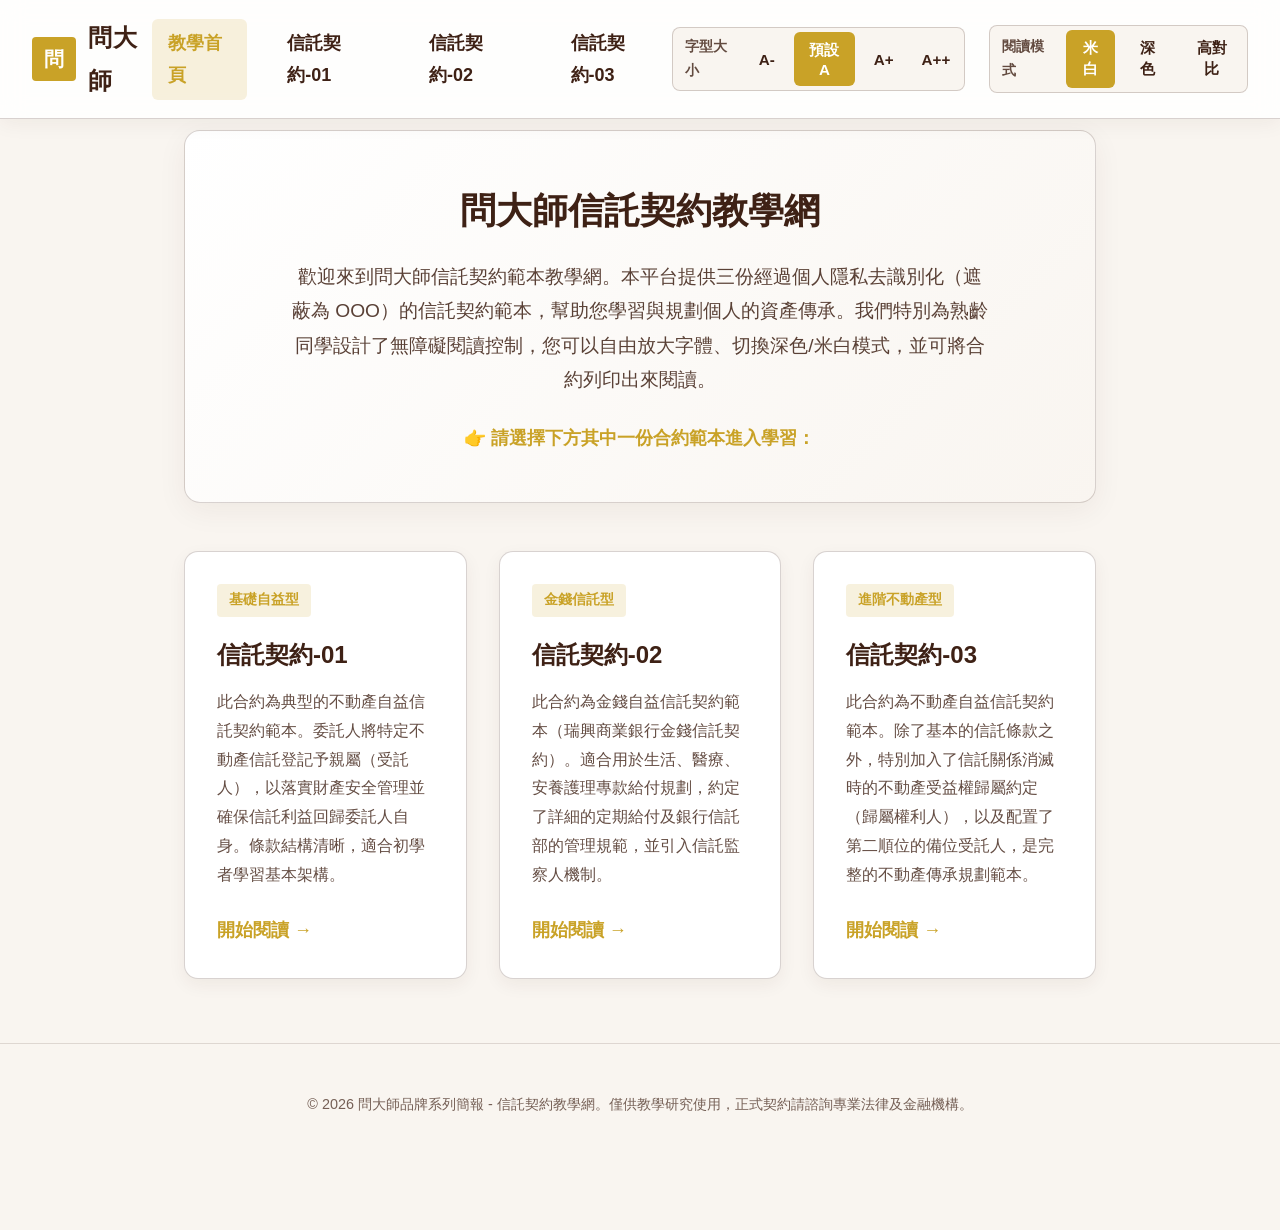
<file: index.html>
<!DOCTYPE html>
<html lang="zh-TW">
<head>
  <meta charset="UTF-8">
  <meta name="viewport" content="width=device-width, initial-scale=1.0">
  <title>問大師信託契約教學網</title>
  <meta name="description" content="提供最清晰、無障礙的信託契約範本教學，專為熟齡及高齡學生設計，字型加大、對比清晰、支援列印。">
  <link rel="stylesheet" href="style.css">
</head>
<body>

  <!-- 頂部無障礙導覽列 -->
  <header class="top-bar">
    <a href="index.html" class="brand">
      <span class="brand-logo">問</span>
      <span class="brand-name">問大師</span>
    </a>
    <nav class="nav-links">
      <a href="index.html" id="nav-home" class="active">教學首頁</a>
      <a href="信託契約-01.html" id="nav-c1">信託契約-01</a>
      <a href="信託契約-02.html" id="nav-c2">信託契約-02</a>
      <a href="信託契約-03.html" id="nav-c3">信託契約-03</a>
    </nav>
    <div class="accessibility-bar">
      <div class="control-group" id="font-controls">
        <span class="control-label">字型大小</span>
        <button class="btn-acc" id="btn-font-sm" title="小字級">A-</button>
        <button class="btn-acc" id="btn-font-md" title="預設字級">預設 A</button>
        <button class="btn-acc" id="btn-font-lg" title="大字級">A+</button>
        <button class="btn-acc" id="btn-font-xl" title="超大字級">A++</button>
      </div>
      <div class="control-group" id="theme-controls">
        <span class="control-label">閱讀模式</span>
        <button class="btn-acc" id="btn-theme-cream" title="護眼米白">米白</button>
        <button class="btn-acc" id="btn-theme-dark" title="護眼深色">深色</button>
        <button class="btn-acc" id="btn-theme-contrast" title="高對比度">高對比</button>
      </div>
    </div>
  </header>

  <main class="container">
    <section class="hero-section">
      <h1>問大師信託契約教學網</h1>
      <p>歡迎來到問大師信託契約範本教學網。本平台提供三份經過個人隱私去識別化（遮蔽為 OOO）的信託契約範本，幫助您學習與規劃個人的資產傳承。我們特別為熟齡同學設計了無障礙閱讀控制，您可以自由放大字體、切換深色/米白模式，並可將合約列印出來閱讀。</p>
      <div style="margin-top: 1rem;">
        <span style="font-weight: bold; color: var(--accent-color);">👉 請選擇下方其中一份合約範本進入學習：</span>
      </div>
    </section>

    <div class="card-grid">
      <!-- 卡片 1 -->
      <a href="信託契約-01.html" class="contract-card">
        <span class="card-tag">基礎自益型</span>
        <h2>信託契約-01</h2>
        <p>此合約為典型的不動產自益信託契約範本。委託人將特定不動產信託登記予親屬（受託人），以落實財產安全管理並確保信託利益回歸委託人自身。條款結構清晰，適合初學者學習基本架構。</p>
        <span class="card-link">開始閱讀 &rarr;</span>
      </a>

      <!-- 卡片 2 -->
      <a href="信託契約-02.html" class="contract-card">
        <span class="card-tag">金錢信託型</span>
        <h2>信託契約-02</h2>
        <p>此合約為金錢自益信託契約範本（瑞興商業銀行金錢信託契約）。適合用於生活、醫療、安養護理專款給付規劃，約定了詳細的定期給付及銀行信託部的管理規範，並引入信託監察人機制。</p>
        <span class="card-link">開始閱讀 &rarr;</span>
      </a>

      <!-- 卡片 3 -->
      <a href="信託契約-03.html" class="contract-card">
        <span class="card-tag">進階不動產型</span>
        <h2>信託契約-03</h2>
        <p>此合約為不動產自益信託契約範本。除了基本的信託條款之外，特別加入了信託關係消滅時的不動產受益權歸屬約定（歸屬權利人），以及配置了第二順位的備位受託人，是完整的不動產傳承規劃範本。</p>
        <span class="card-link">開始閱讀 &rarr;</span>
      </a>
    </div>
  </main>

  <footer>
    <p>&copy; 2026 問大師品牌系列簡報 - 信託契約教學網。僅供教學研究使用，正式契約請諮詢專業法律及金融機構。</p>
  </footer>

  <script src="script.js"></script>
</body>
</html>
</file>
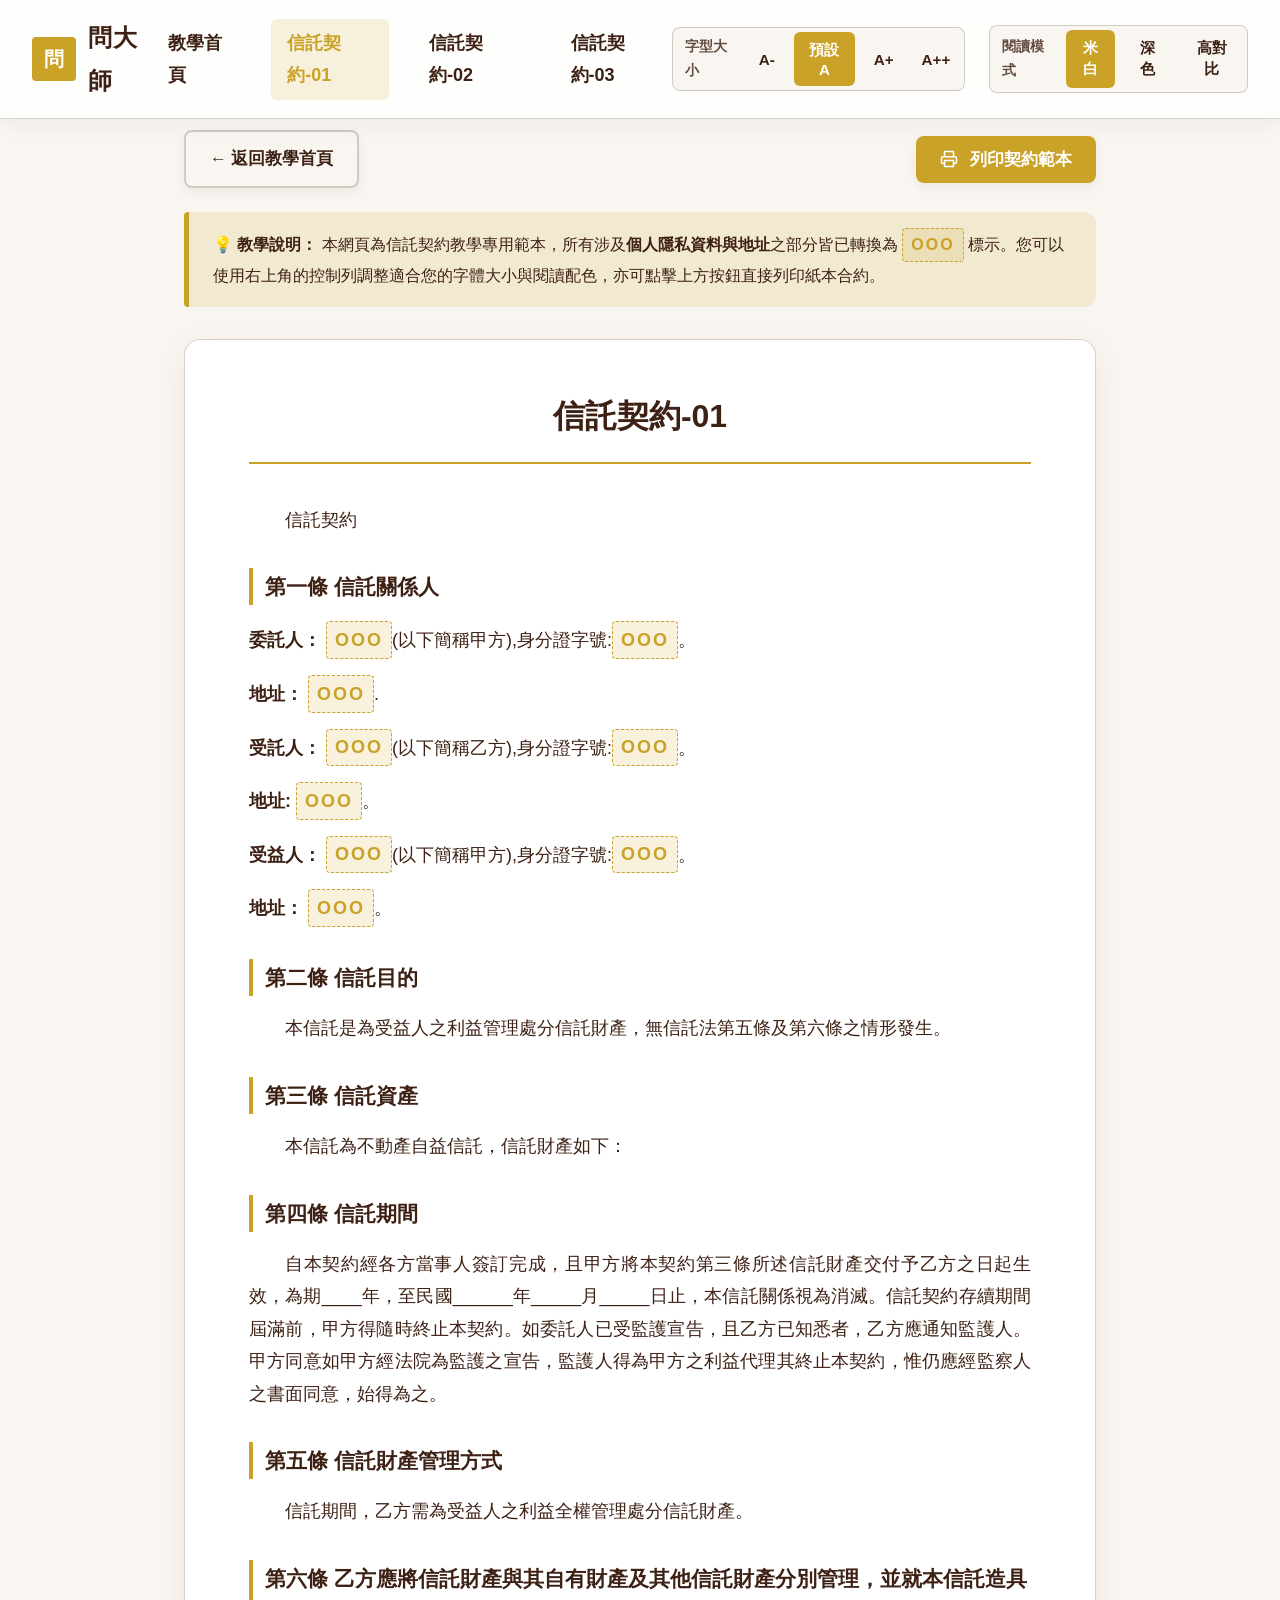
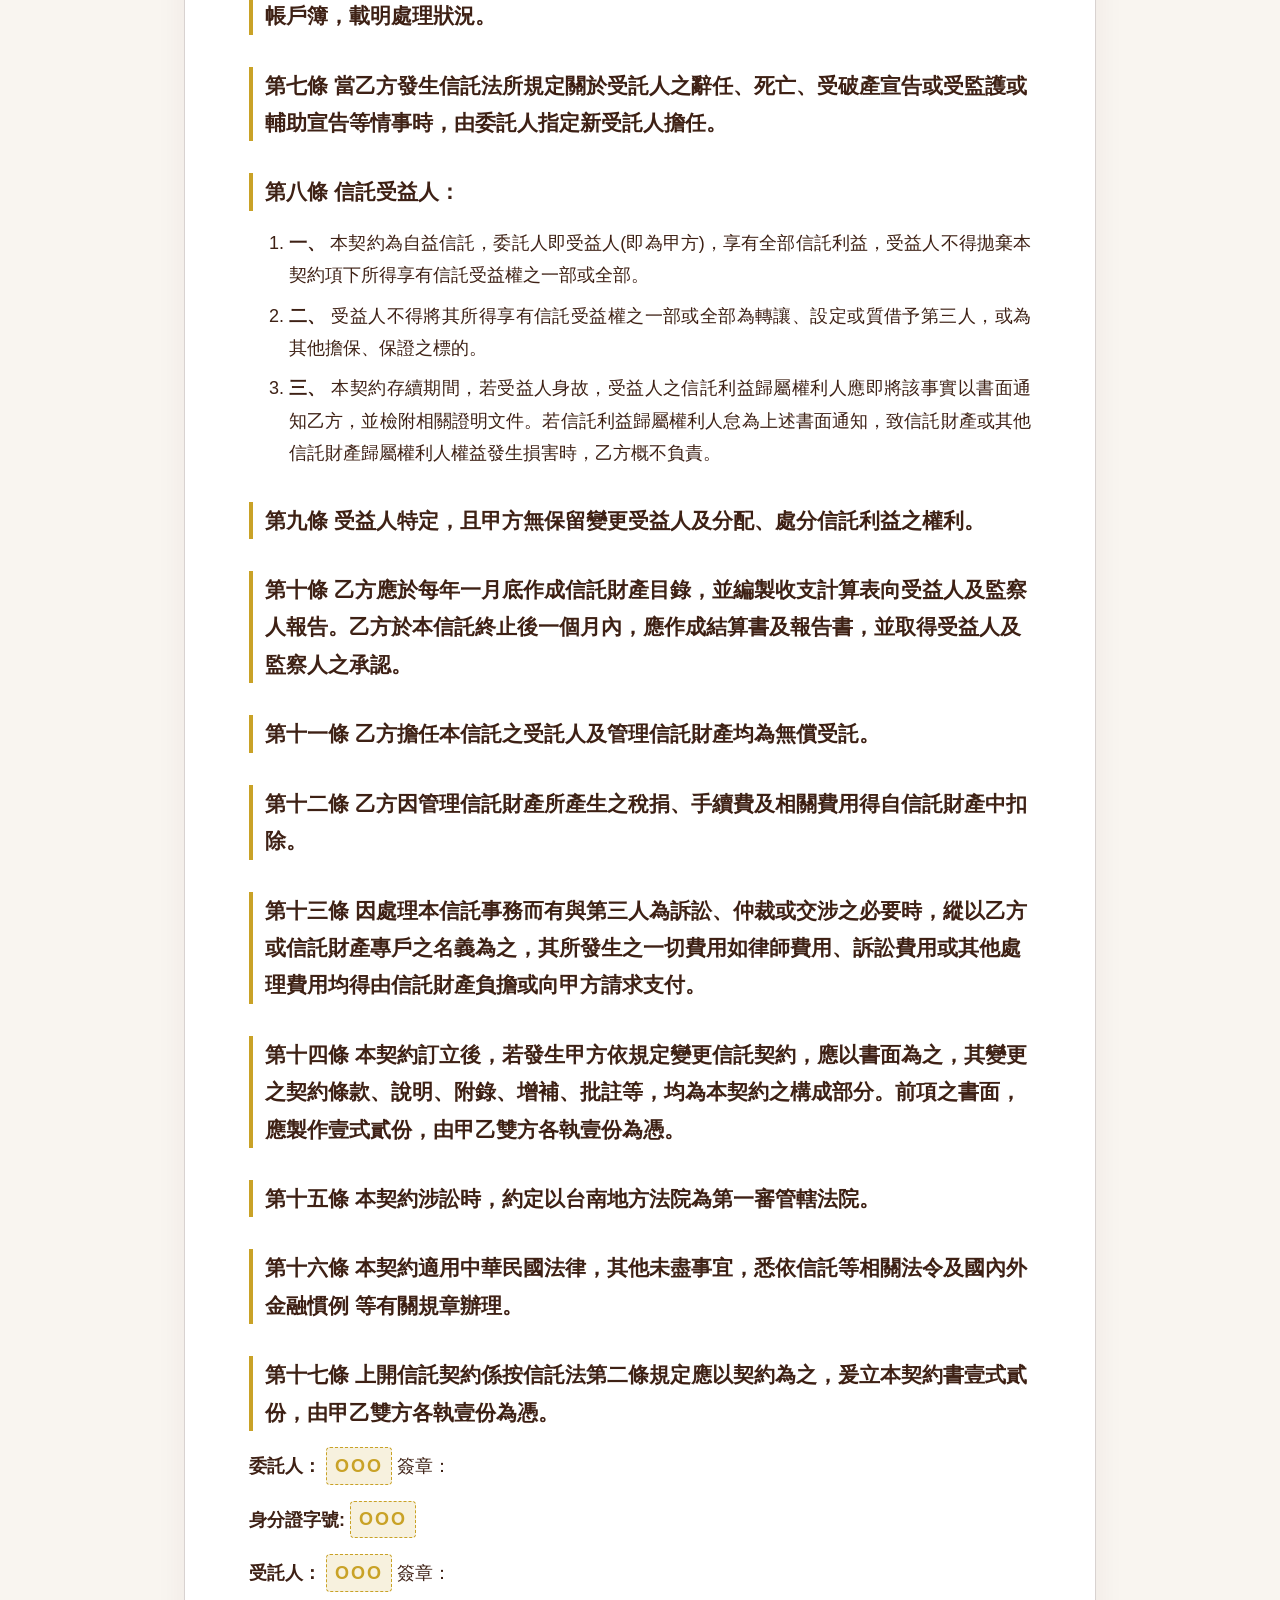
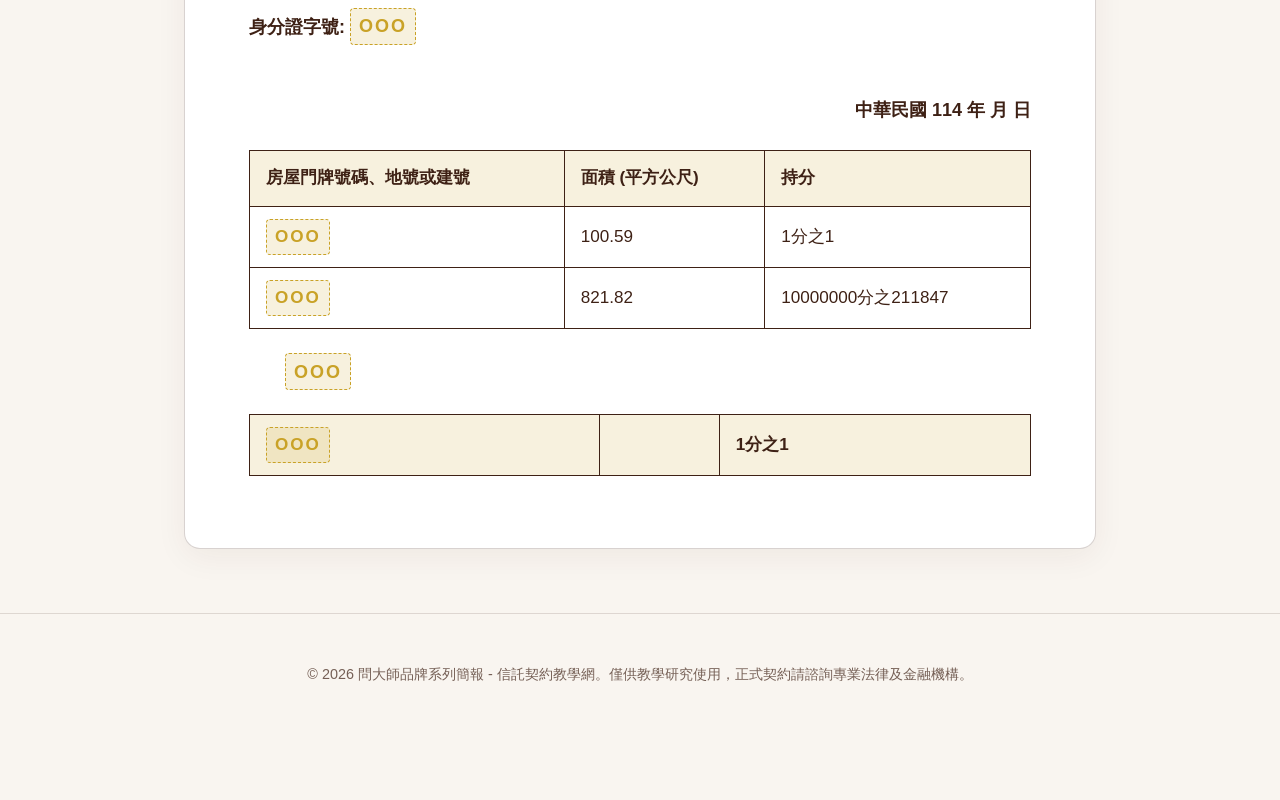
<file: 信託契約-01.html>
<!DOCTYPE html>
<html lang="zh-TW">
<head>
  <meta charset="UTF-8">
  <meta name="viewport" content="width=device-width, initial-scale=1.0">
  <title>信託契約-01 - 問大師信託契約教學網</title>
  <meta name="description" content="提供最清晰、無障礙的信託契約範本教學，專為熟齡及高齡學生設計，字型加大、對比清晰、支援列印。">
  <link rel="stylesheet" href="style.css">
</head>
<body>

  <!-- 頂部無障礙導覽列 -->
  <header class="top-bar">
    <a href="index.html" class="brand">
      <span class="brand-logo">問</span>
      <span class="brand-name">問大師</span>
    </a>
    <nav class="nav-links">
      <a href="index.html" id="nav-home" class="">教學首頁</a>
      <a href="信託契約-01.html" id="nav-c1" class="active">信託契約-01</a>
      <a href="信託契約-02.html" id="nav-c2" class="">信託契約-02</a>
      <a href="信託契約-03.html" id="nav-c3" class="">信託契約-03</a>
    </nav>
    <div class="accessibility-bar">
      <div class="control-group" id="font-controls">
        <span class="control-label">字型大小</span>
        <button class="btn-acc" id="btn-font-sm" title="小字級">A-</button>
        <button class="btn-acc" id="btn-font-md" title="預設字級">預設 A</button>
        <button class="btn-acc" id="btn-font-lg" title="大字級">A+</button>
        <button class="btn-acc" id="btn-font-xl" title="超大字級">A++</button>
      </div>
      <div class="control-group" id="theme-controls">
        <span class="control-label">閱讀模式</span>
        <button class="btn-acc" id="btn-theme-cream" title="護眼米白">米白</button>
        <button class="btn-acc" id="btn-theme-dark" title="護眼深色">深色</button>
        <button class="btn-acc" id="btn-theme-contrast" title="高對比度">高對比</button>
      </div>
    </div>
  </header>

  <main class="container">
    <div class="action-bar">
      <a href="index.html" class="btn-action btn-secondary">&larr; 返回教學首頁</a>
      <button class="btn-action" id="btn-print">
        <svg width="18" height="18" viewBox="0 0 24 24" fill="none" stroke="currentColor" stroke-width="2" stroke-linecap="round" stroke-linejoin="round" style="margin-right: 4px;"><path d="M6 9V2h12v7M6 18H4a2 2 0 0 1-2-2v-5a2 2 0 0 1 2-2h16a2 2 0 0 1 2 2v5a2 2 0 0 1-2 2h-2"/><path d="M6 14h12v8H6z"/></svg>
        列印契約範本
      </button>
    </div>

    <div class="info-alert">
      <strong>💡 教學說明：</strong> 本網頁為信託契約教學專用範本，所有涉及<strong>個人隱私資料與地址</strong>之部分皆已轉換為 <span class="redacted">OOO</span> 標示。您可以使用右上角的控制列調整適合您的字體大小與閱讀配色，亦可點擊上方按鈕直接列印紙本合約。
    </div>

    <article class="contract-paper">
      <h1 class="contract-title">信託契約-01</h1>
      <p class="contract-p">信託契約</p>
<div class="contract-section"><h3>第一條 信託關係人</h3></div>
<p class="contract-p no-indent"><strong>委託人：</strong> <span class="redacted">OOO</span>(以下簡稱甲方),身分證字號:<span class="redacted">OOO</span>。</p>
<p class="contract-p no-indent"><strong>地址：</strong> <span class="redacted">OOO</span>.</p>
<p class="contract-p no-indent"><strong>受託人：</strong> <span class="redacted">OOO</span>(以下簡稱乙方),身分證字號:<span class="redacted">OOO</span>。</p>
<p class="contract-p no-indent"><strong>地址:</strong> <span class="redacted">OOO</span>。</p>
<p class="contract-p no-indent"><strong>受益人：</strong> <span class="redacted">OOO</span>(以下簡稱甲方),身分證字號:<span class="redacted">OOO</span>。</p>
<p class="contract-p no-indent"><strong>地址：</strong> <span class="redacted">OOO</span>。</p>
<div class="contract-section"><h3>第二條 信託目的</h3></div>
<p class="contract-p">本信託是為受益人之利益管理處分信託財產，無信託法第五條及第六條之情形發生。</p>
<div class="contract-section"><h3>第三條 信託資產</h3></div>
<p class="contract-p">本信託為不動產自益信託，信託財產如下：</p>
<div class="contract-section"><h3>第四條 信託期間</h3></div>
<p class="contract-p">自本契約經各方當事人簽訂完成，且甲方將本契約第三條所述信託財產交付予乙方之日起生效，為期____年，至民國______年_____月_____日止，本信託關係視為消滅。信託契約存續期間屆滿前，甲方得隨時終止本契約。如委託人已受監護宣告，且乙方已知悉者，乙方應通知監護人。甲方同意如甲方經法院為監護之宣告，監護人得為甲方之利益代理其終止本契約，惟仍應經監察人之書面同意，始得為之。</p>
<div class="contract-section"><h3>第五條 信託財產管理方式</h3></div>
<p class="contract-p">信託期間，乙方需為受益人之利益全權管理處分信託財產。</p>
<div class="contract-section"><h3>第六條 乙方應將信託財產與其自有財產及其他信託財產分別管理，並就本信託造具帳戶簿，載明處理狀況。</h3></div>
<div class="contract-section"><h3>第七條 當乙方發生信託法所規定關於受託人之辭任、死亡、受破產宣告或受監護或輔助宣告等情事時，由委託人指定新受託人擔任。</h3></div>
<div class="contract-section"><h3>第八條 信託受益人：</h3></div>
<ol class="contract-list"><li><strong>一、</strong> 本契約為自益信託，委託人即受益人(即為甲方)，享有全部信託利益，受益人不得拋棄本契約項下所得享有信託受益權之一部或全部。</li><li><strong>二、</strong> 受益人不得將其所得享有信託受益權之一部或全部為轉讓、設定或質借予第三人，或為其他擔保、保證之標的。</li><li><strong>三、</strong> 本契約存續期間，若受益人身故，受益人之信託利益歸屬權利人應即將該事實以書面通知乙方，並檢附相關證明文件。若信託利益歸屬權利人怠為上述書面通知，致信託財產或其他信託財產歸屬權利人權益發生損害時，乙方概不負責。</li></ol>
<div class="contract-section"><h3>第九條 受益人特定，且甲方無保留變更受益人及分配、處分信託利益之權利。</h3></div>
<div class="contract-section"><h3>第十條 乙方應於每年一月底作成信託財產目錄，並編製收支計算表向受益人及監察人報告。乙方於本信託終止後一個月內，應作成結算書及報告書，並取得受益人及監察人之承認。</h3></div>
<div class="contract-section"><h3>第十一條 乙方擔任本信託之受託人及管理信託財產均為無償受託。</h3></div>
<div class="contract-section"><h3>第十二條 乙方因管理信託財產所產生之稅捐、手續費及相關費用得自信託財產中扣除。</h3></div>
<div class="contract-section"><h3>第十三條 因處理本信託事務而有與第三人為訴訟、仲裁或交涉之必要時，縱以乙方或信託財產專戶之名義為之，其所發生之一切費用如律師費用、訴訟費用或其他處理費用均得由信託財產負擔或向甲方請求支付。</h3></div>
<div class="contract-section"><h3>第十四條 本契約訂立後，若發生甲方依規定變更信託契約，應以書面為之，其變更之契約條款、說明、附錄、增補、批註等，均為本契約之構成部分。前項之書面，應製作壹式貳份，由甲乙雙方各執壹份為憑。</h3></div>
<div class="contract-section"><h3>第十五條 本契約涉訟時，約定以台南地方法院為第一審管轄法院。</h3></div>
<div class="contract-section"><h3>第十六條 本契約適用中華民國法律，其他未盡事宜，悉依信託等相關法令及國內外金融慣例   等有關規章辦理。</h3></div>
<div class="contract-section"><h3>第十七條 上開信託契約係按信託法第二條規定應以契約為之，爰立本契約書壹式貳份，由甲乙雙方各執壹份為憑。</h3></div>
<p class="contract-p no-indent"><strong>委託人：</strong> <span class="redacted">OOO</span>           簽章：</p>
<p class="contract-p no-indent"><strong>身分證字號:</strong> <span class="redacted">OOO</span></p>
<p class="contract-p no-indent"><strong>受託人：</strong> <span class="redacted">OOO</span>      簽章：</p>
<p class="contract-p no-indent"><strong>身分證字號:</strong> <span class="redacted">OOO</span></p>
<br><p class="contract-p no-indent" style="text-align: right; font-weight: bold;">中華民國 114 年   月   日</p>
<table class="contract-table">
  <tr>
    <th>房屋門牌號碼、地號或建號</th>
    <th>面積 (平方公尺)</th>
    <th>持分</th>
  </tr>
  <tr>
    <td><span class="redacted">OOO</span></td>
    <td>100.59</td>
    <td>1分之1</td>
  </tr>
  <tr>
    <td><span class="redacted">OOO</span></td>
    <td>821.82</td>
    <td>10000000分之211847</td>
  </tr>
</table>
<p class="contract-p"><span class="redacted">OOO</span></p>
<table class="contract-table">
  <tr>
    <th><span class="redacted">OOO</span></th>
    <th></th>
    <th>1分之1</th>
  </tr>
</table>
    </article>
  </main>

  <footer>
    <p>&copy; 2026 問大師品牌系列簡報 - 信託契約教學網。僅供教學研究使用，正式契約請諮詢專業法律及金融機構。</p>
  </footer>

  <script src="script.js"></script>
</body>
</html>
</file>
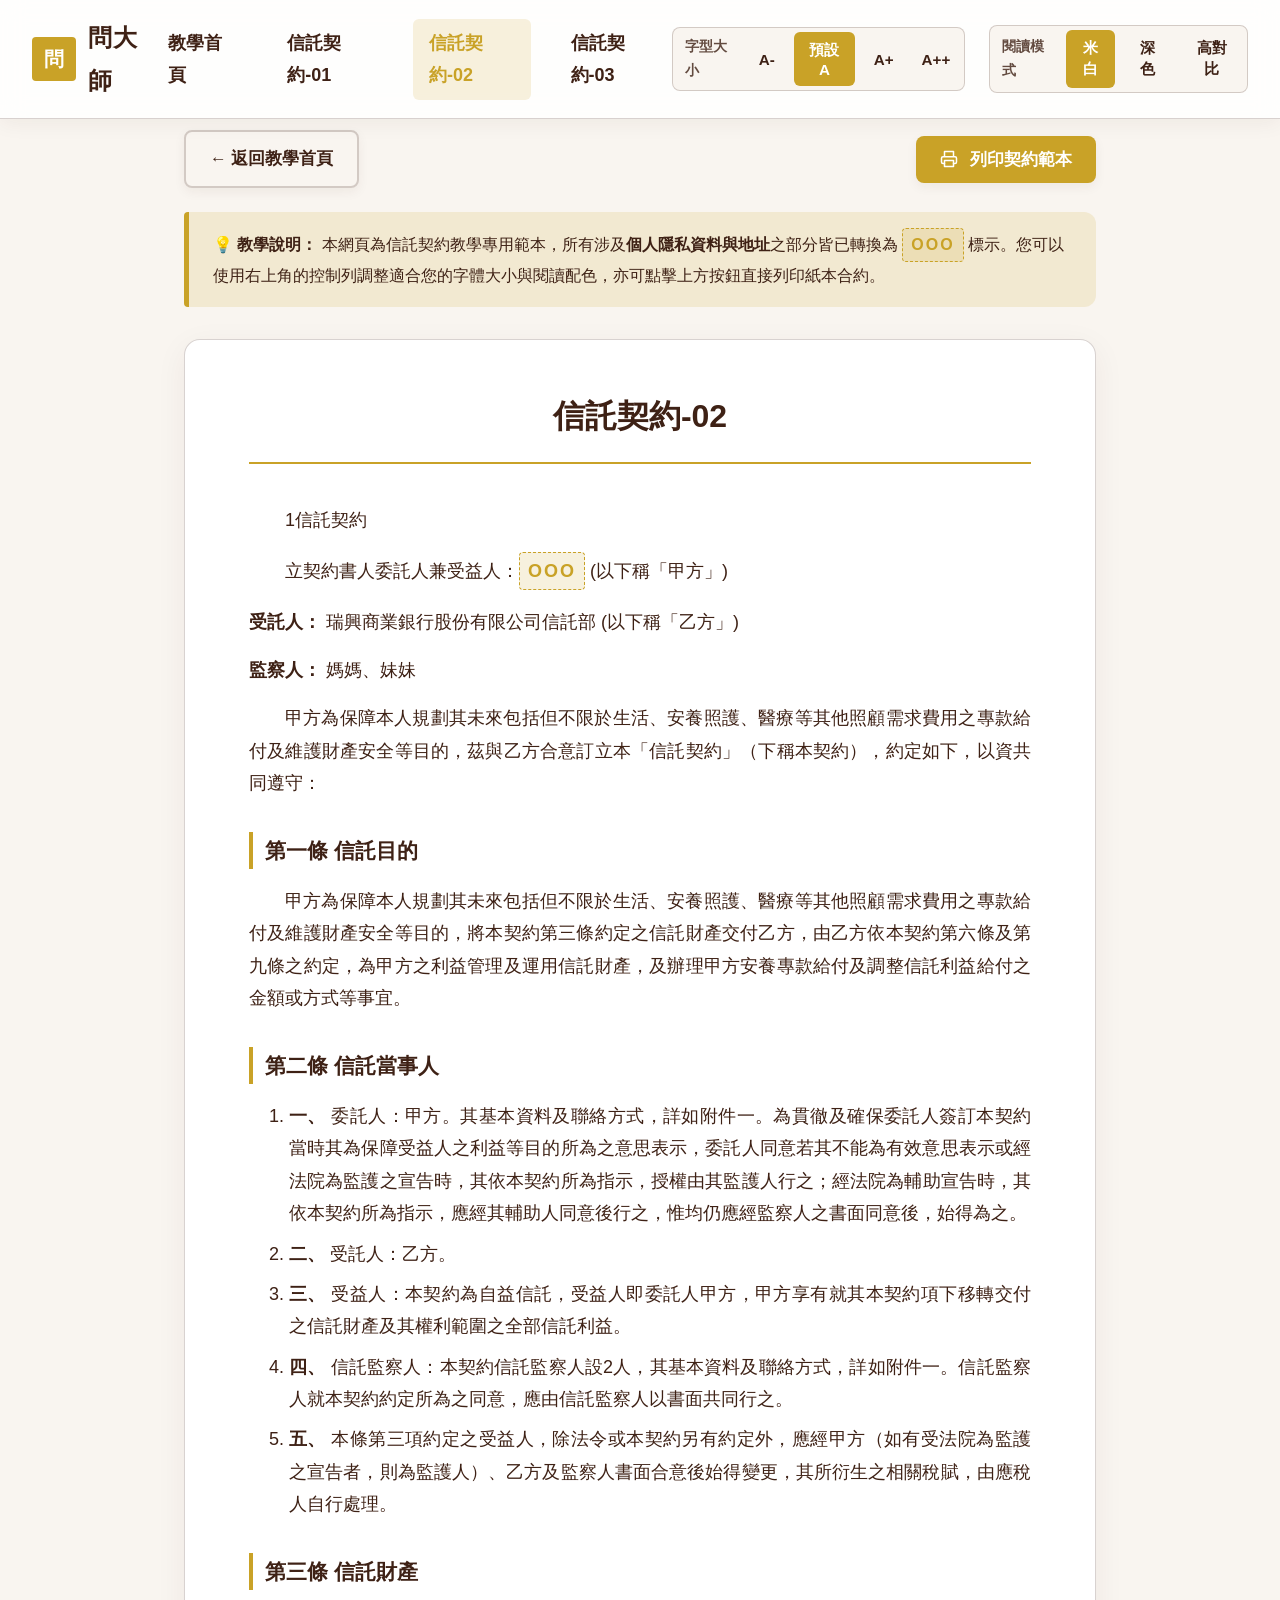
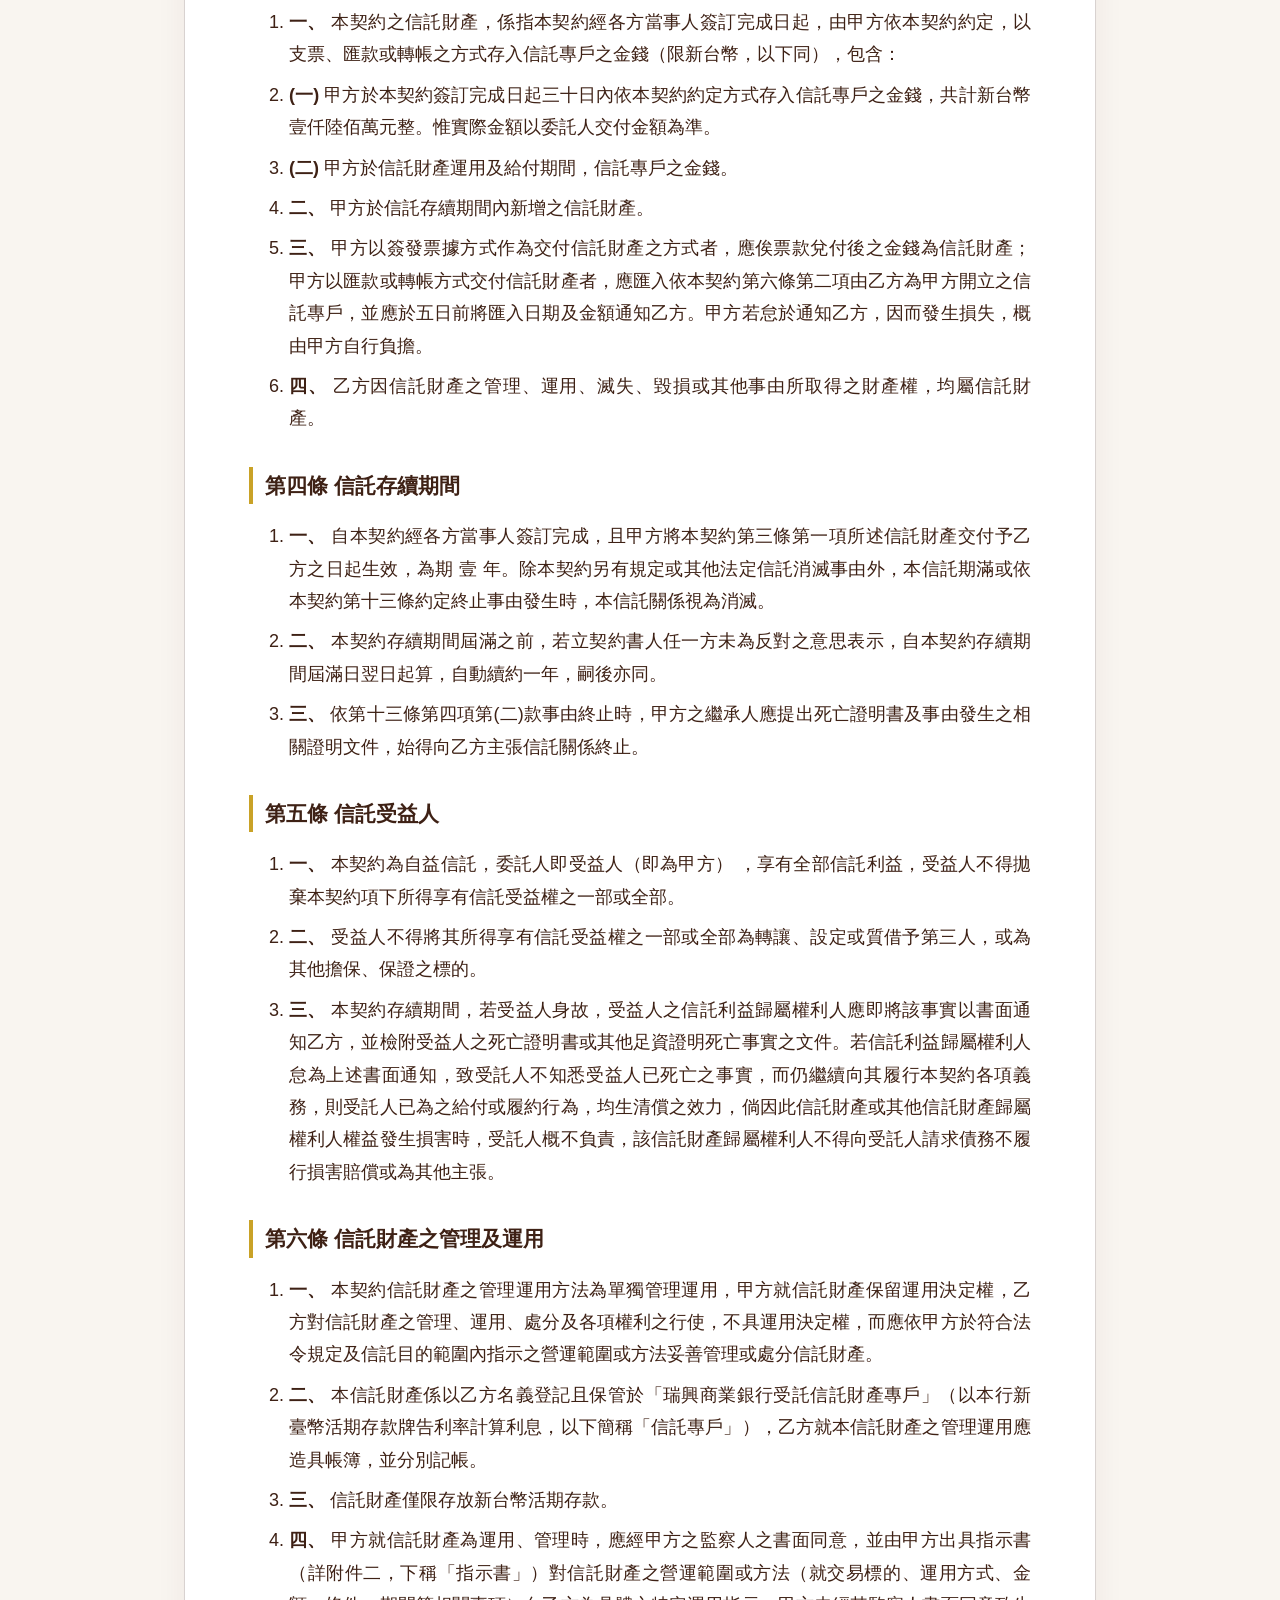
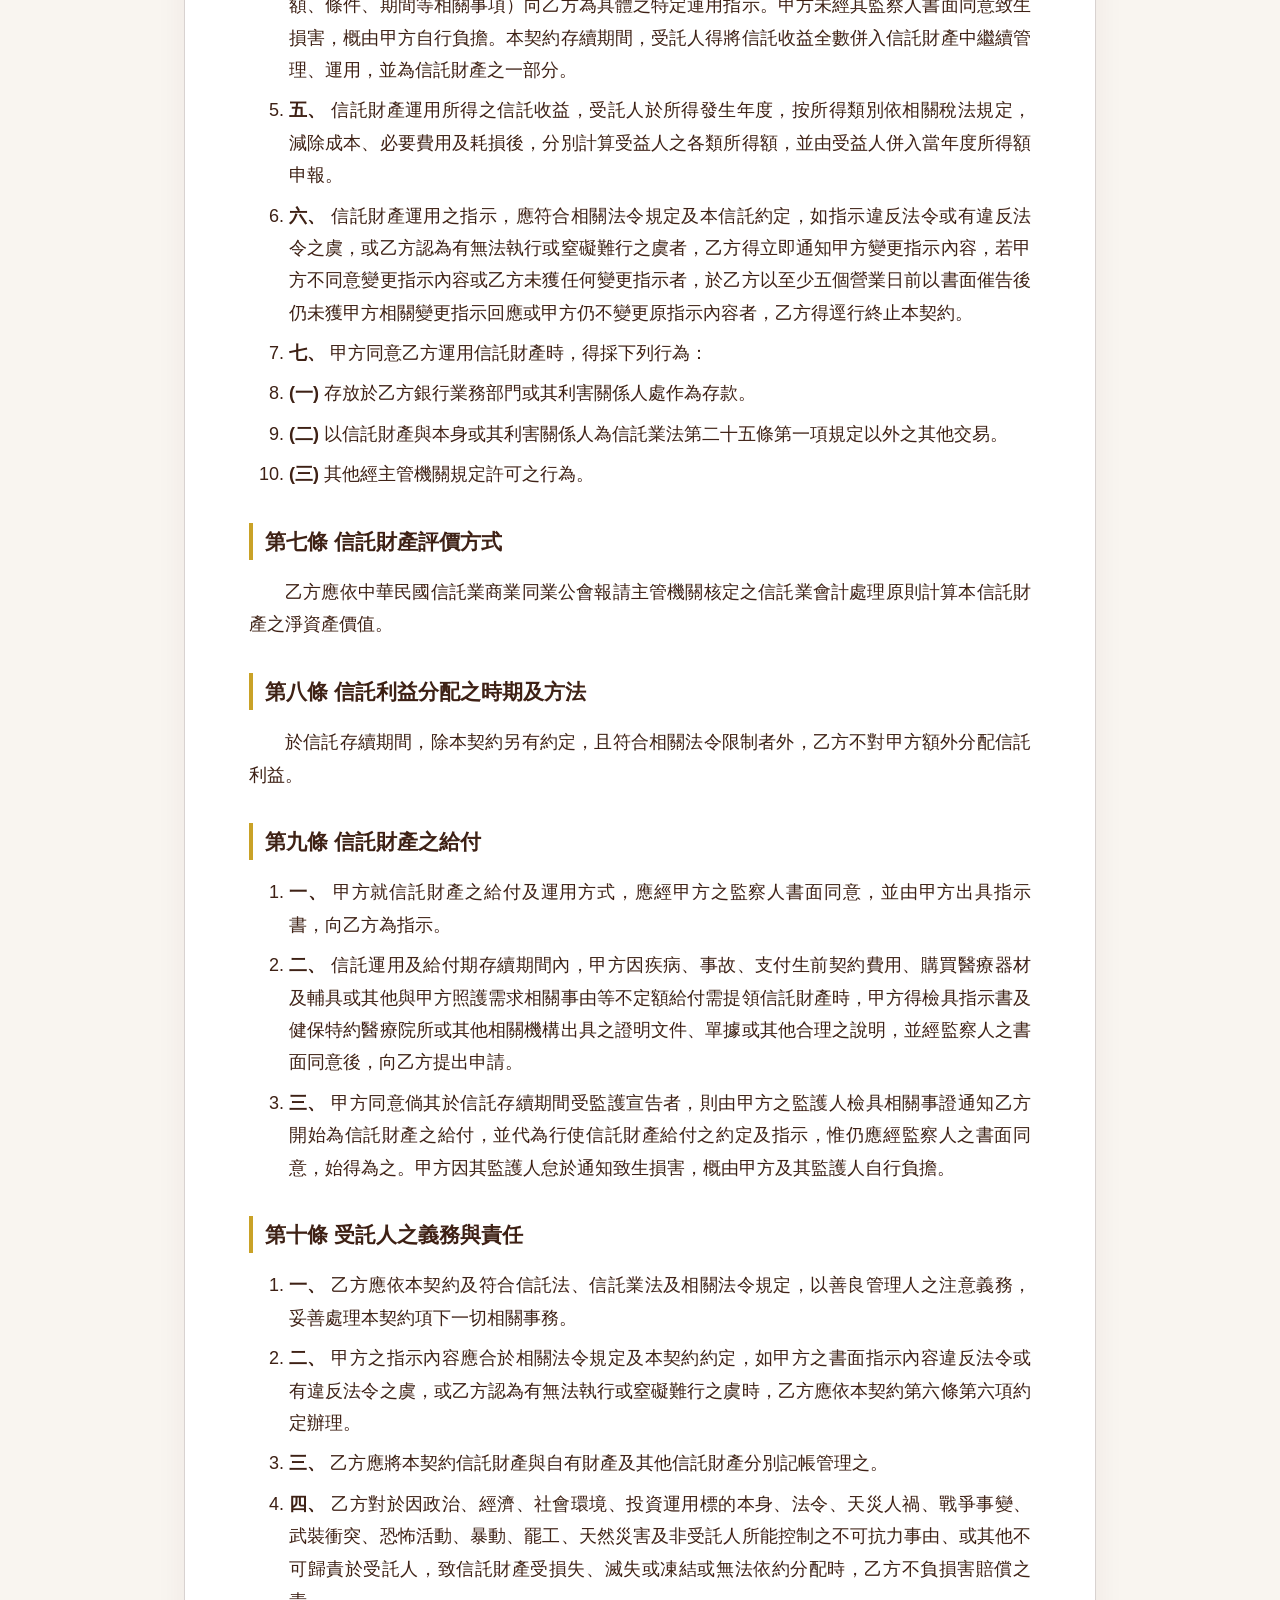
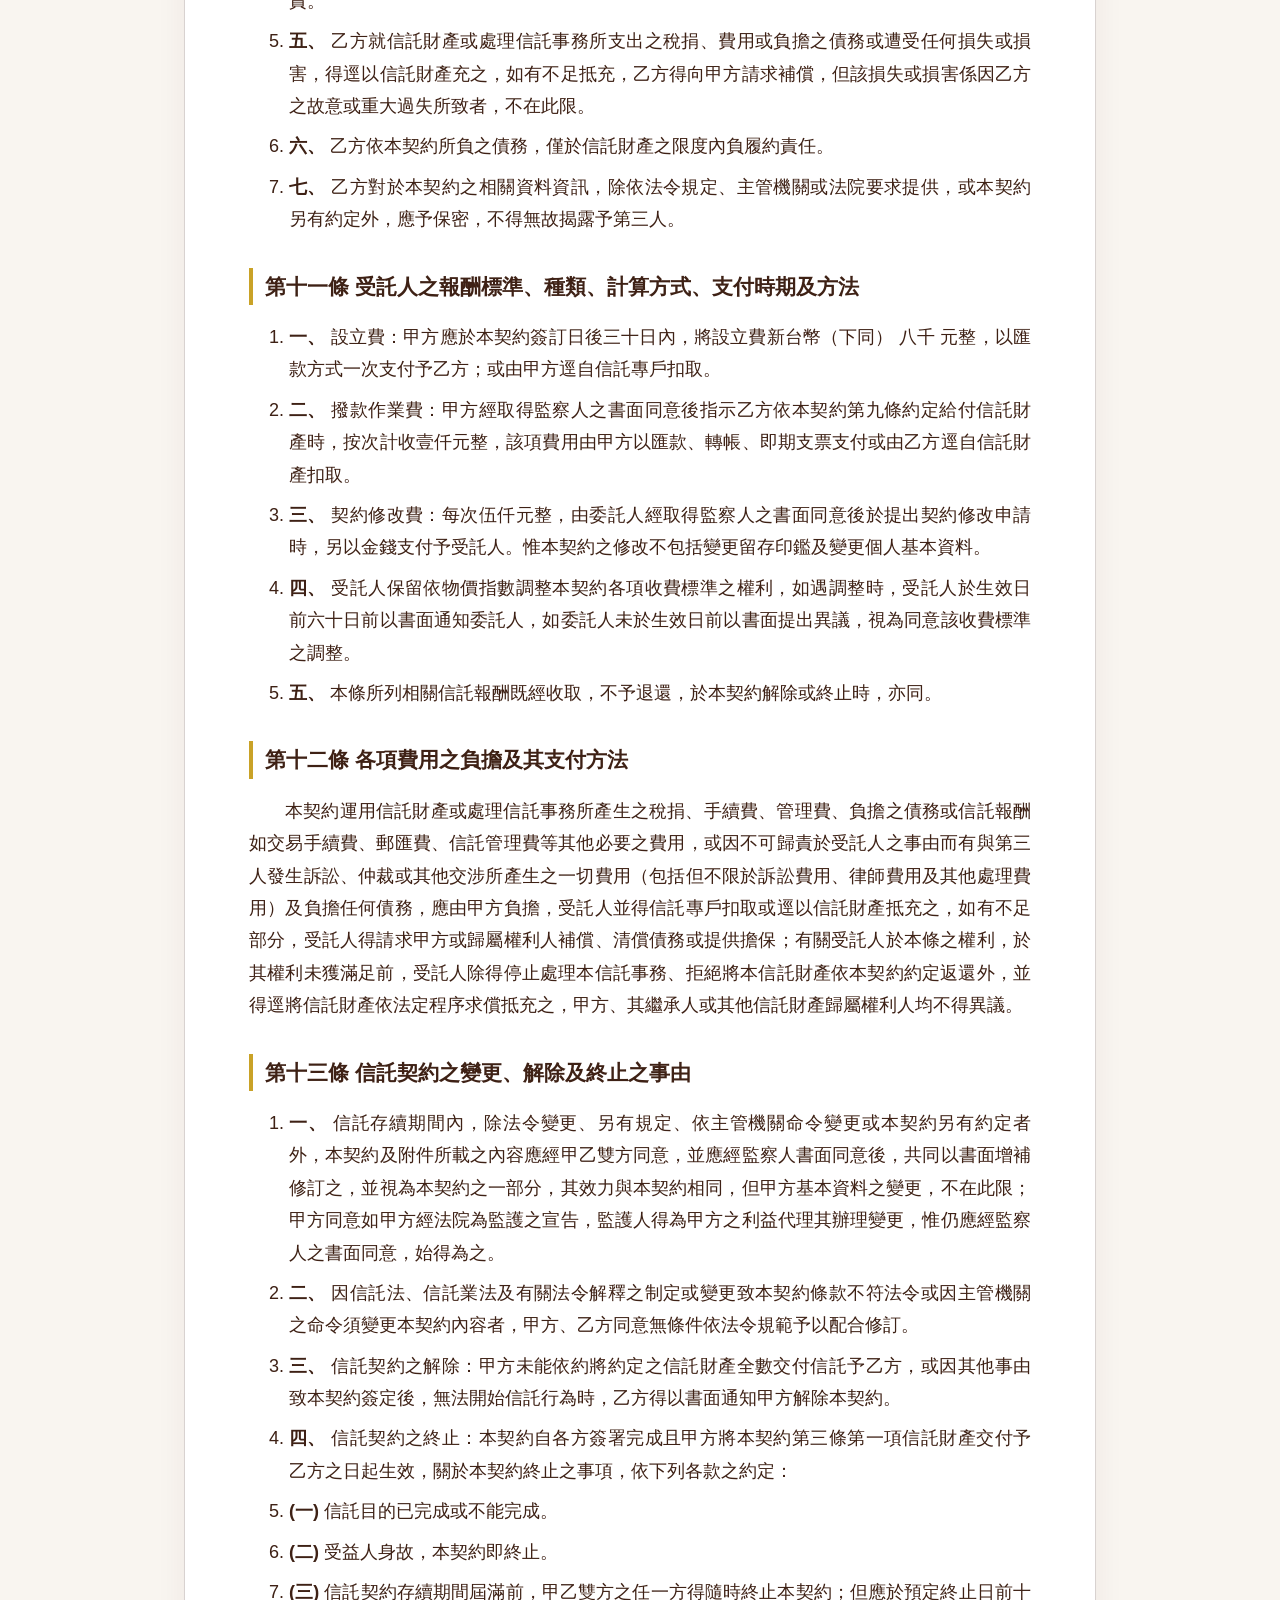
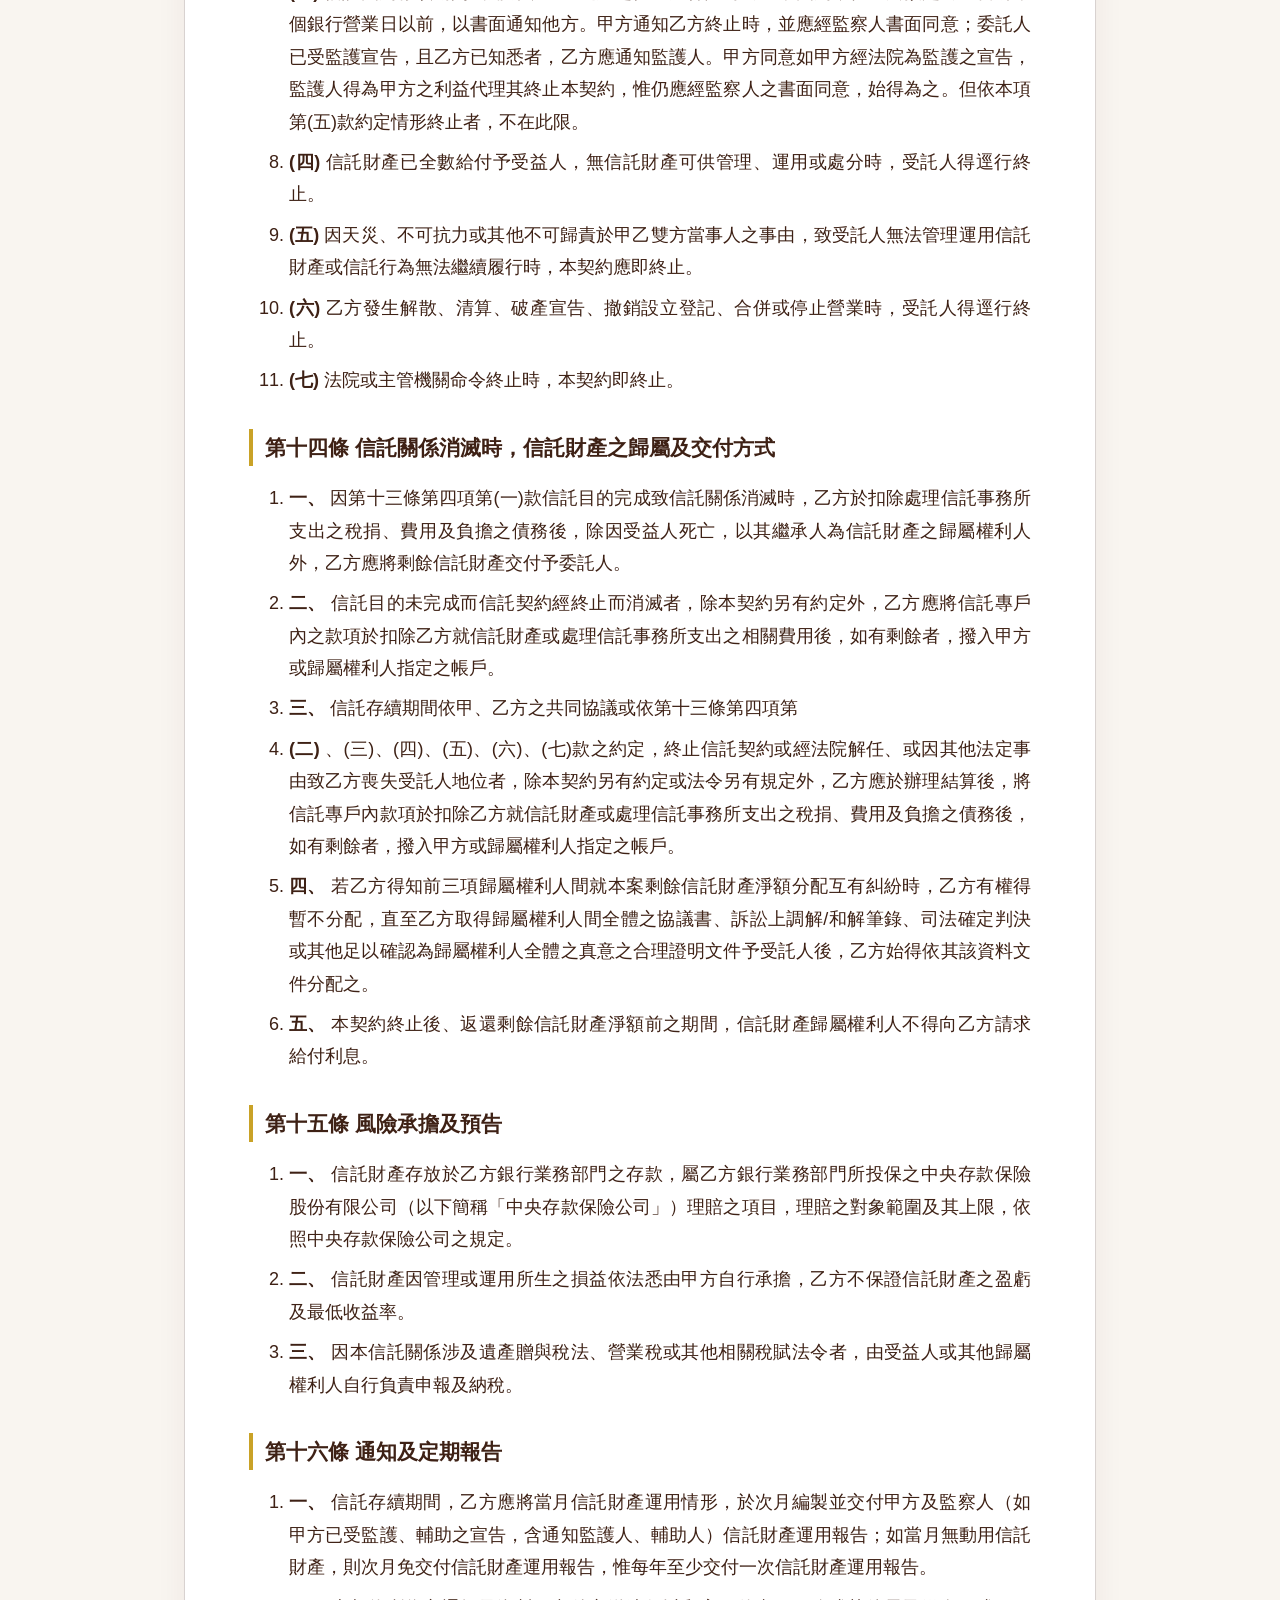
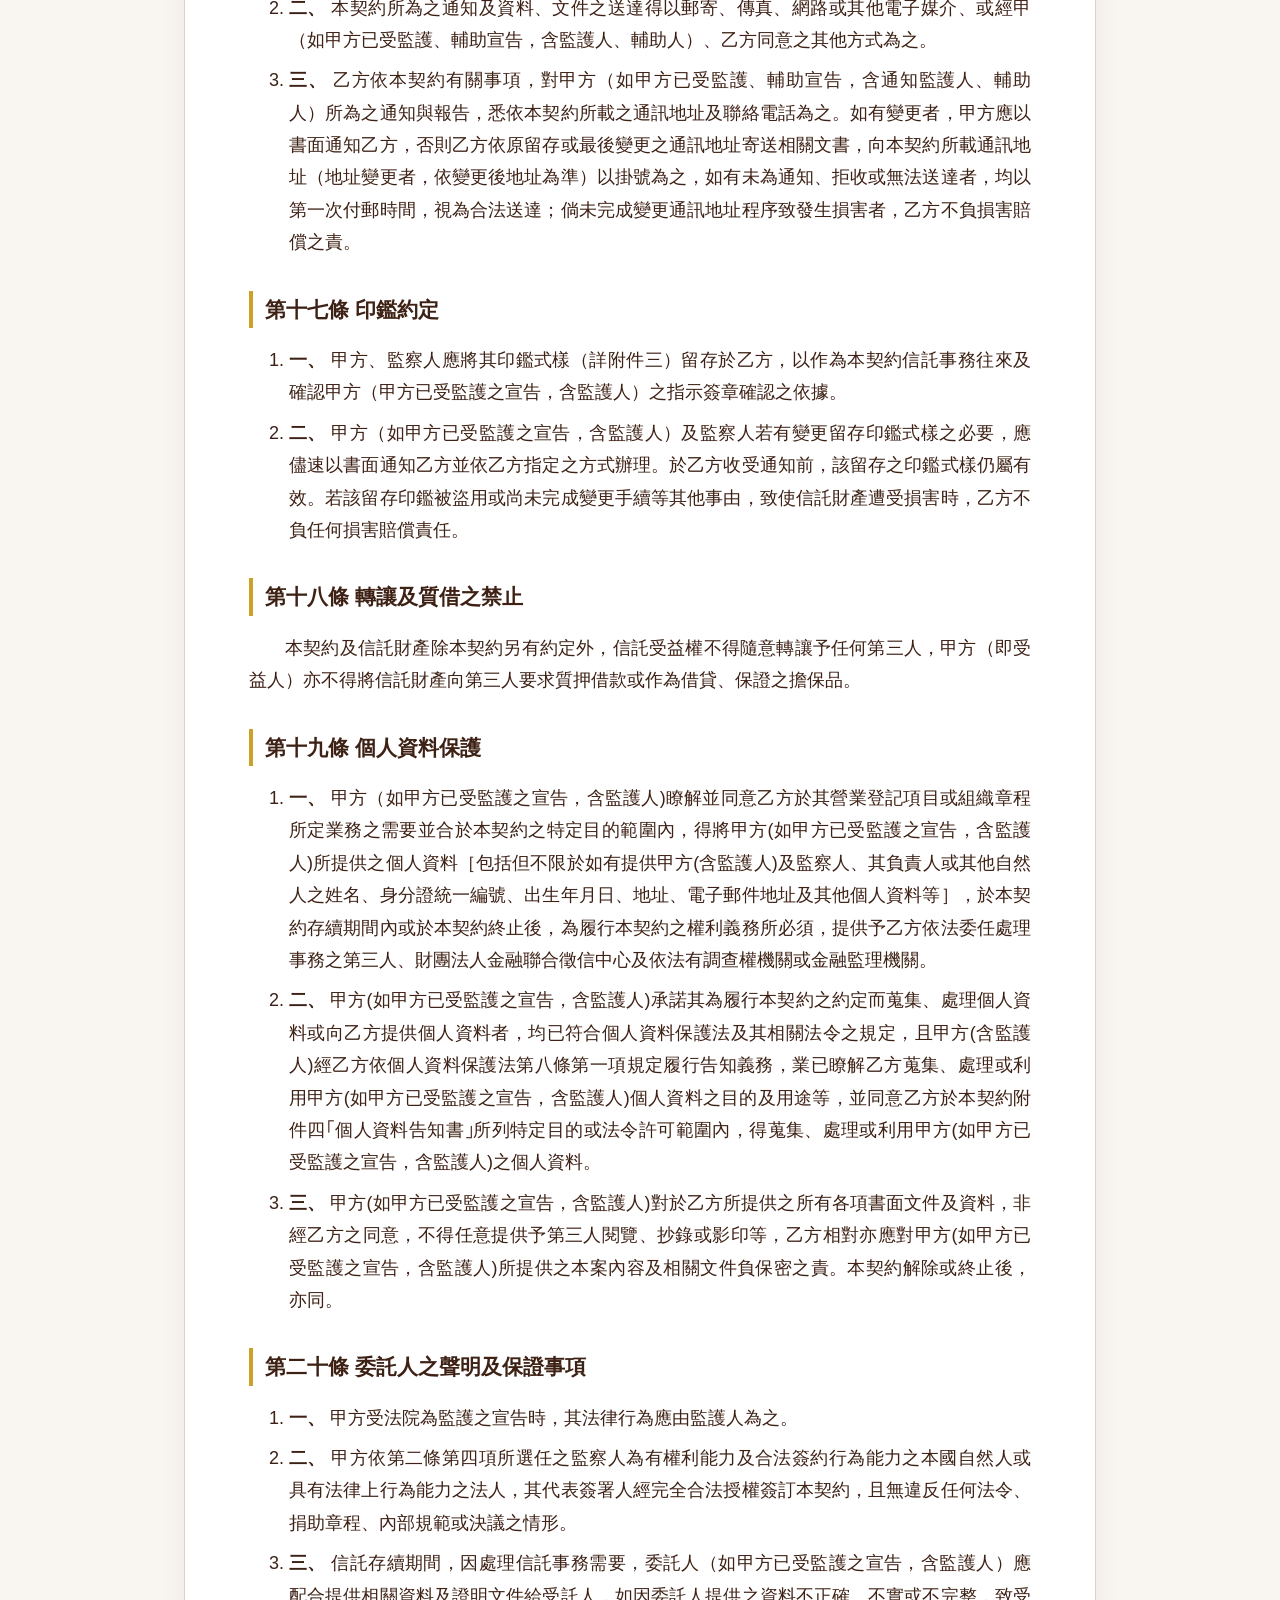
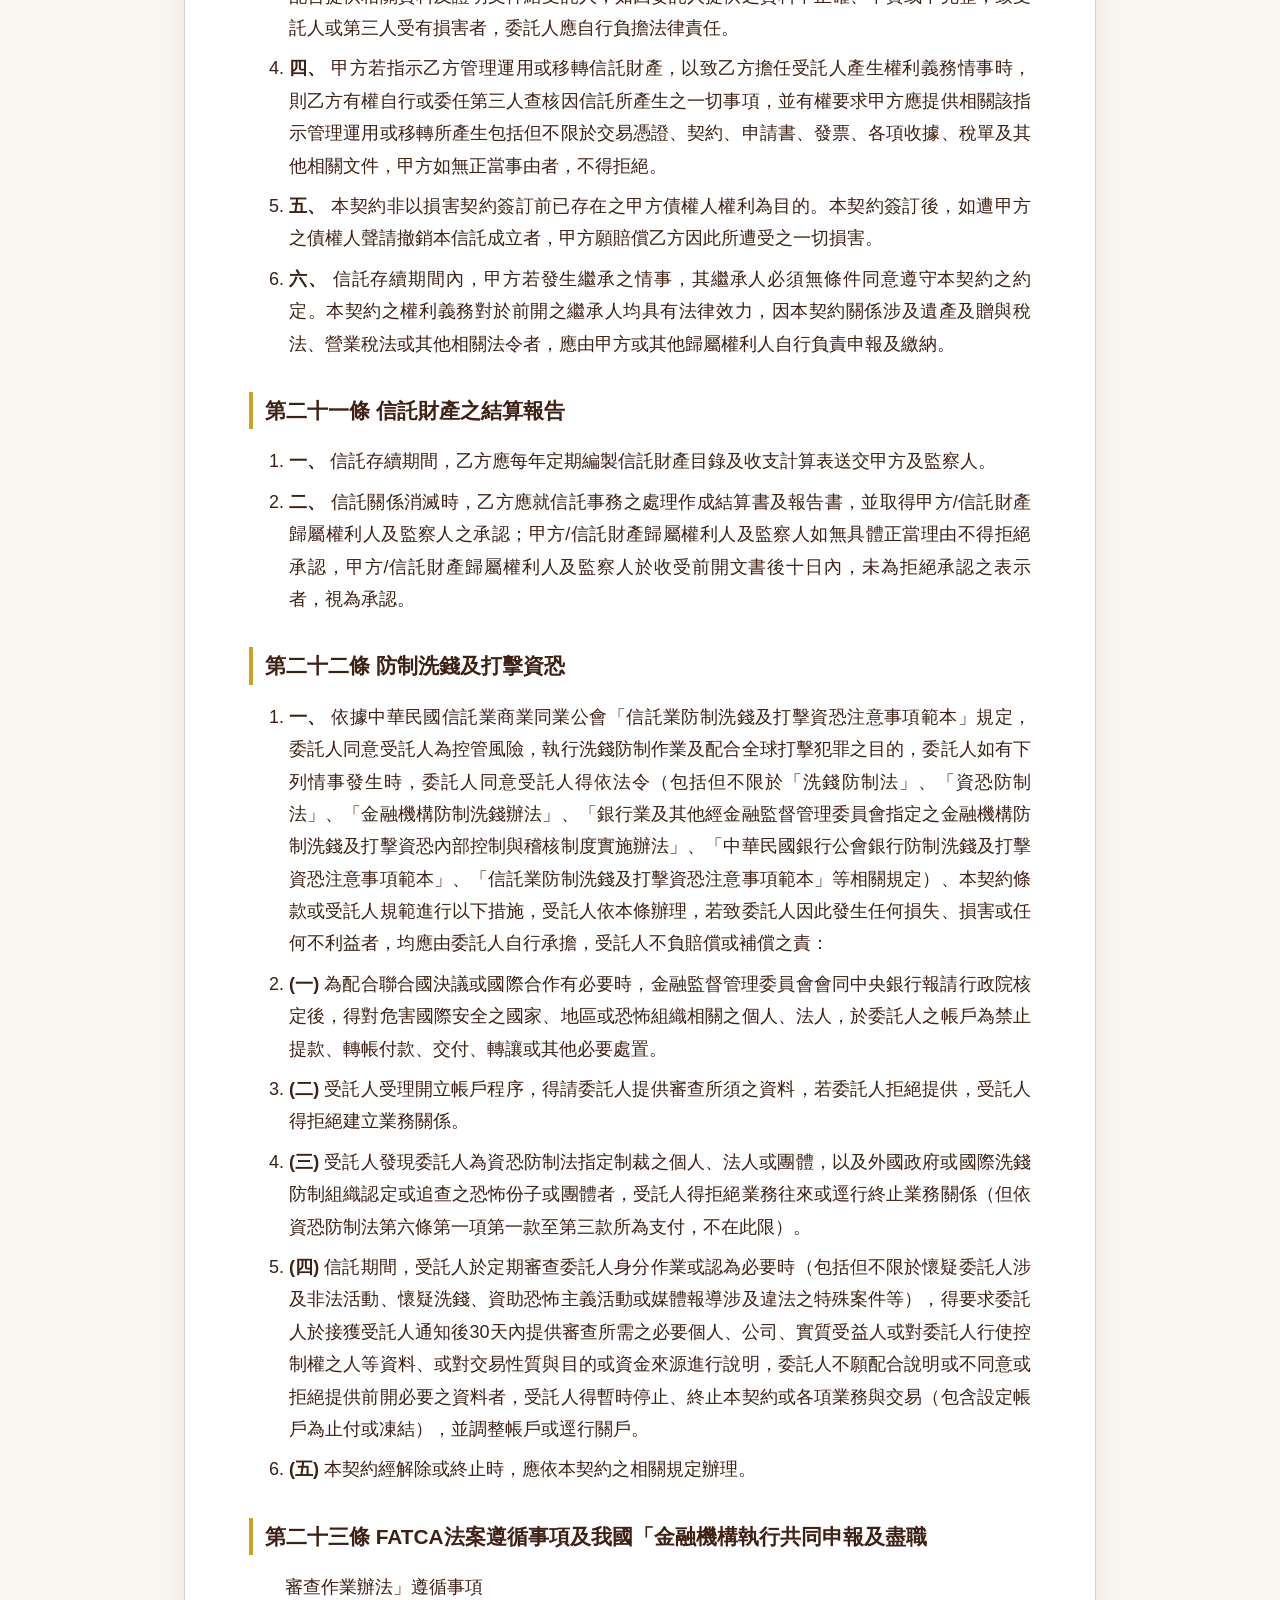
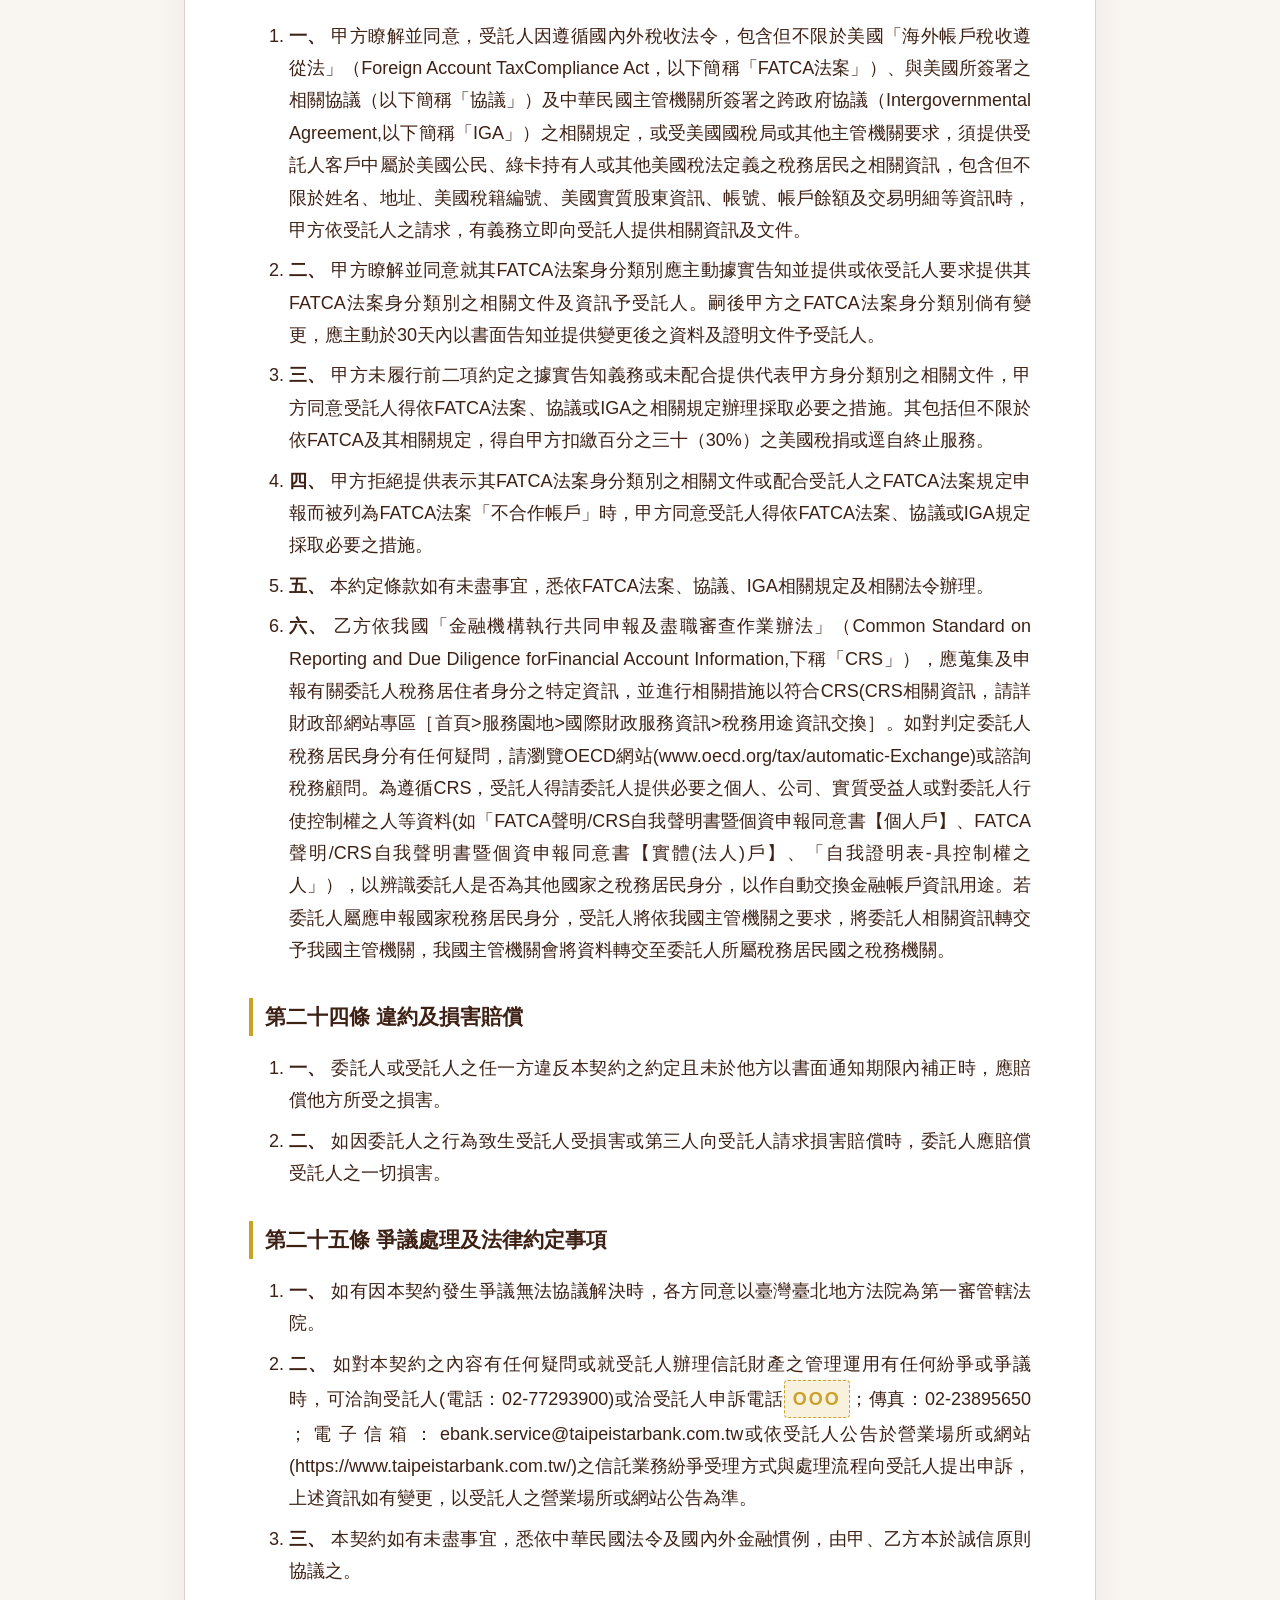
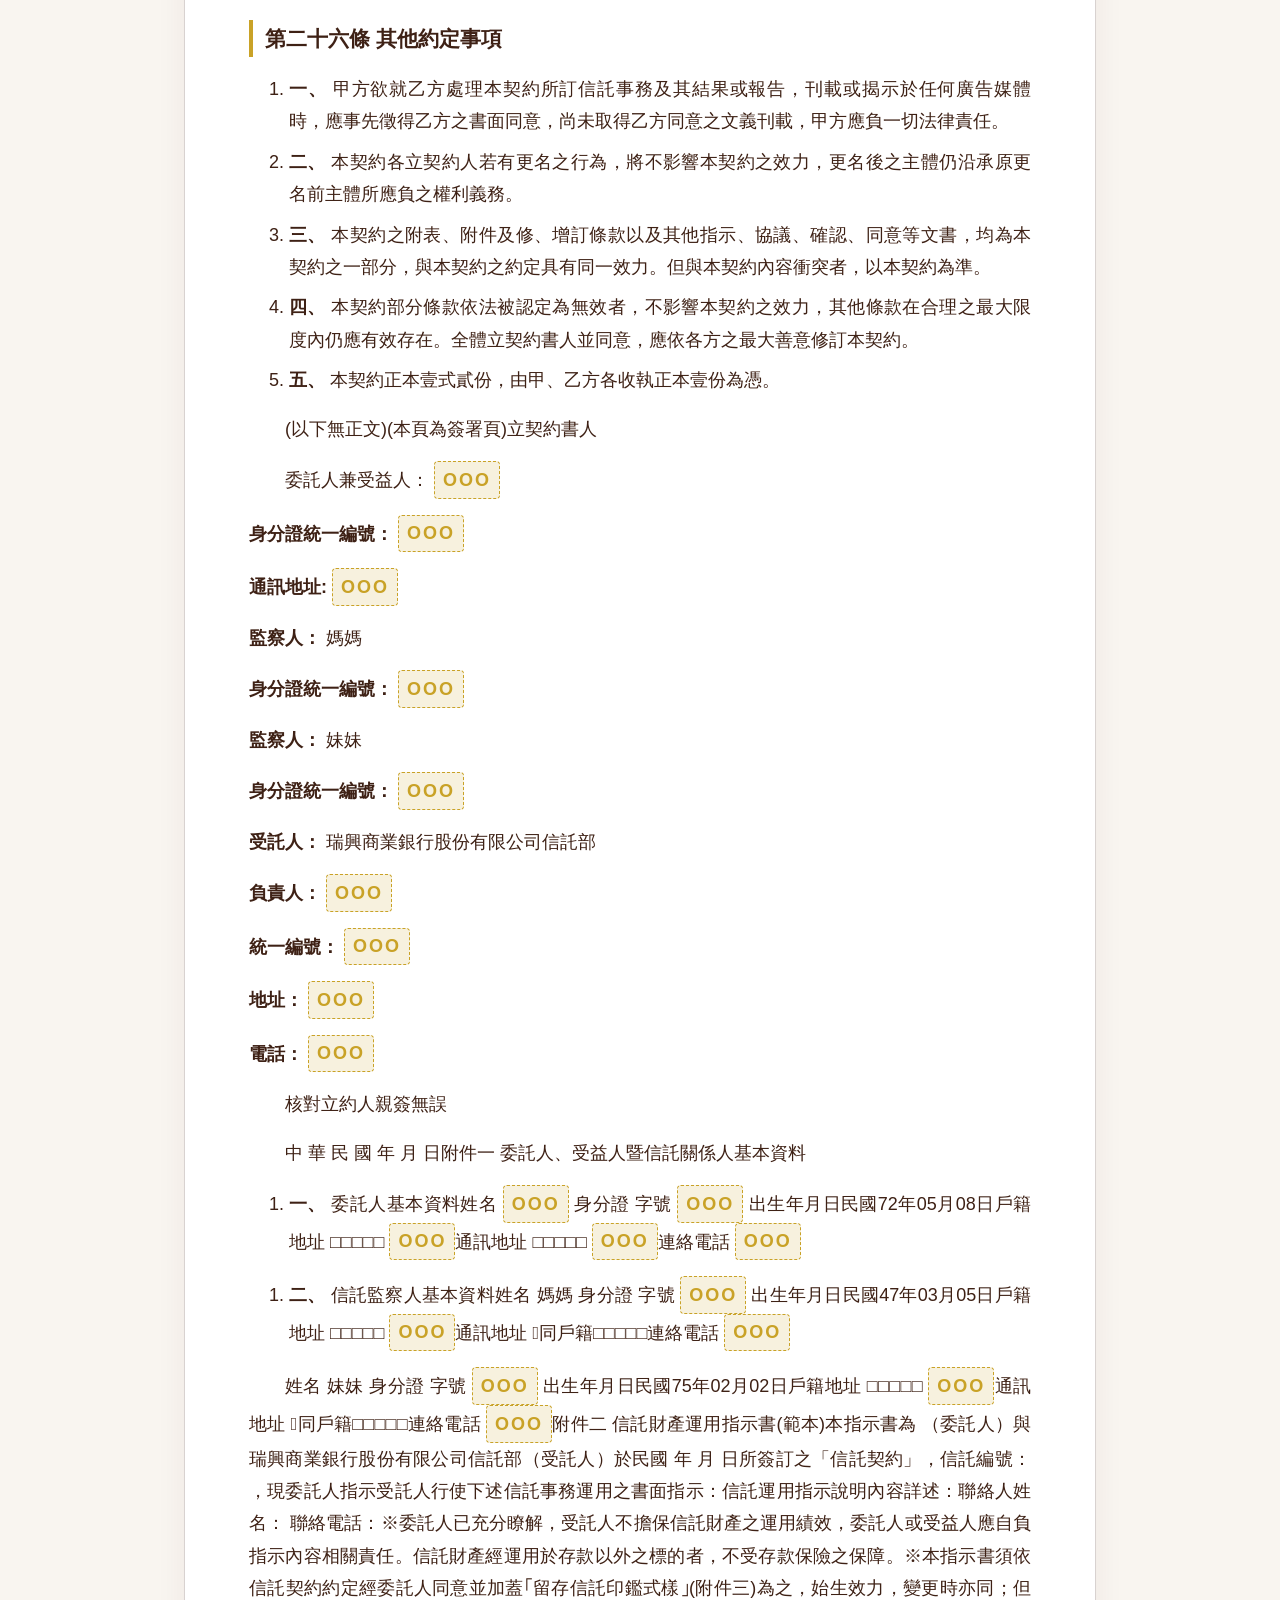
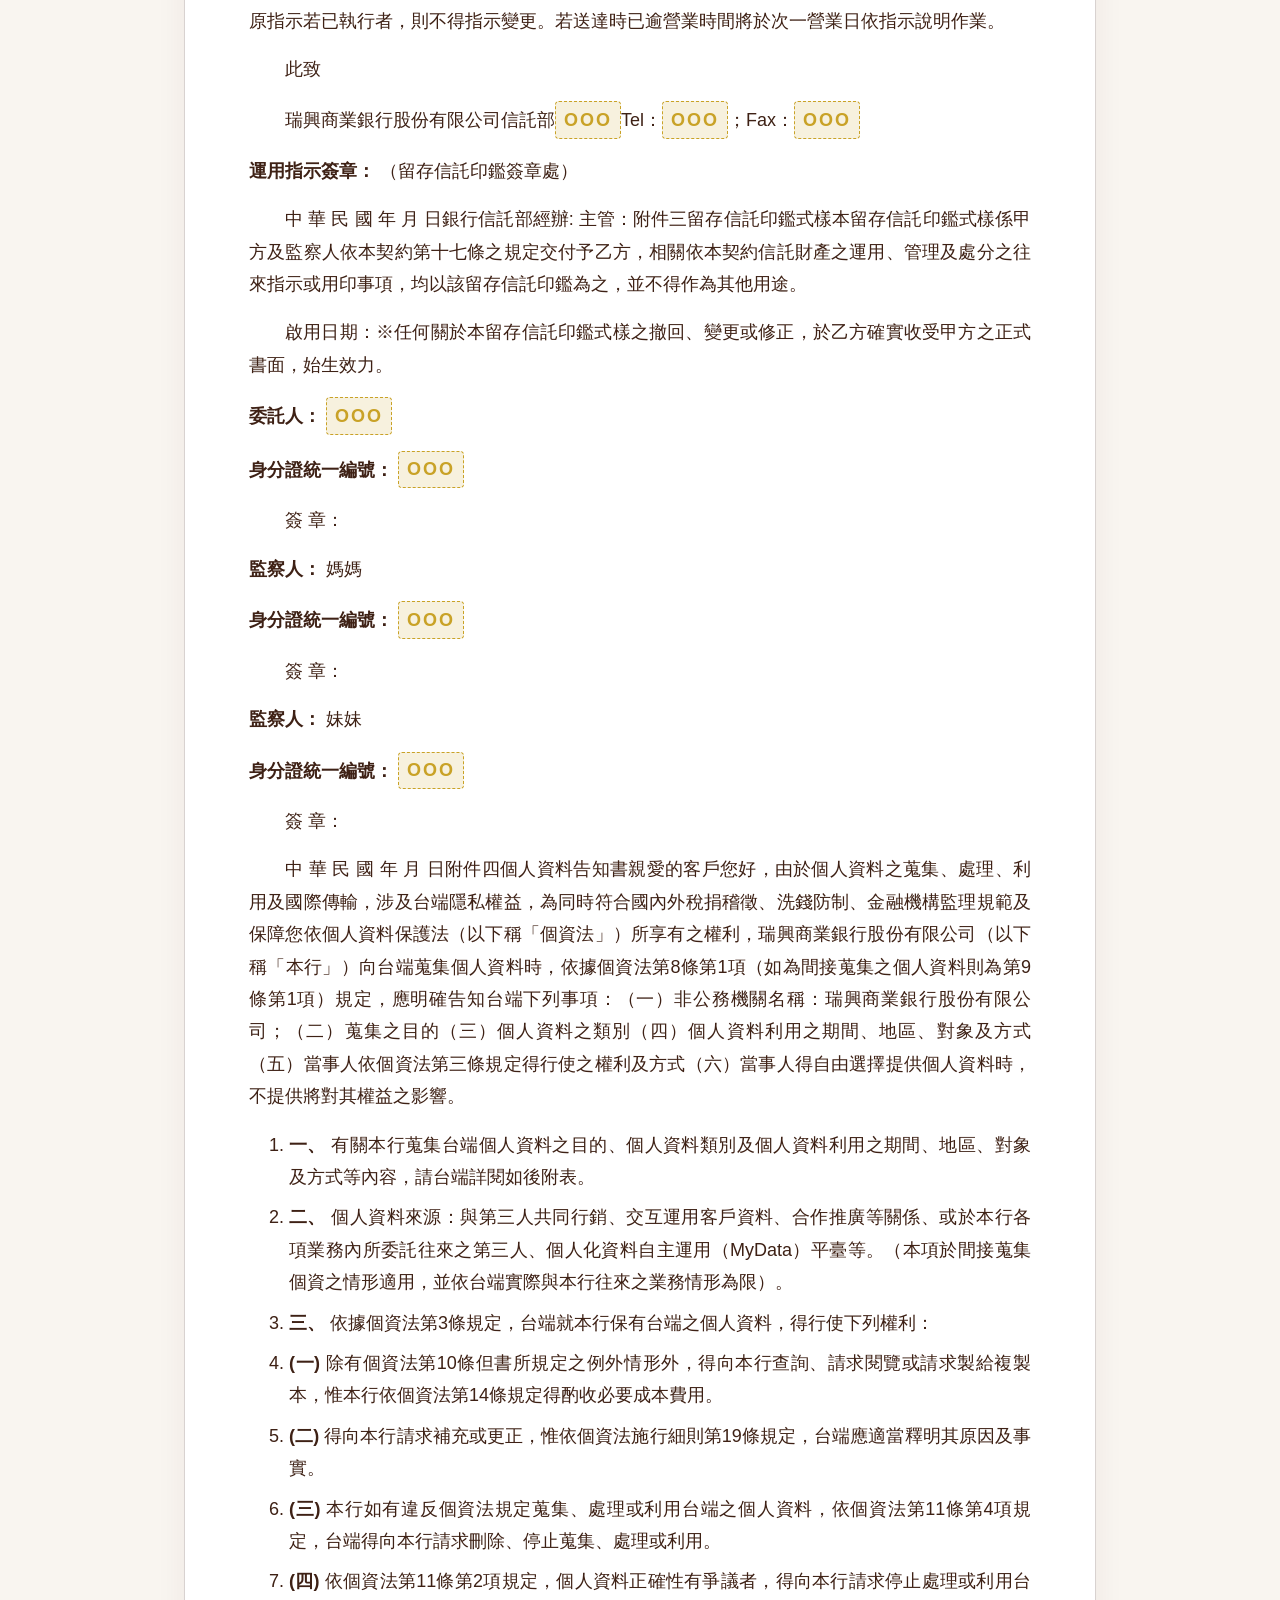
<file: 信託契約-02.html>
<!DOCTYPE html>
<html lang="zh-TW">
<head>
  <meta charset="UTF-8">
  <meta name="viewport" content="width=device-width, initial-scale=1.0">
  <title>信託契約-02 - 問大師信託契約教學網</title>
  <meta name="description" content="提供最清晰、無障礙的信託契約範本教學，專為熟齡及高齡學生設計，字型加大、對比清晰、支援列印。">
  <link rel="stylesheet" href="style.css">
</head>
<body>

  <!-- 頂部無障礙導覽列 -->
  <header class="top-bar">
    <a href="index.html" class="brand">
      <span class="brand-logo">問</span>
      <span class="brand-name">問大師</span>
    </a>
    <nav class="nav-links">
      <a href="index.html" id="nav-home" class="">教學首頁</a>
      <a href="信託契約-01.html" id="nav-c1" class="">信託契約-01</a>
      <a href="信託契約-02.html" id="nav-c2" class="active">信託契約-02</a>
      <a href="信託契約-03.html" id="nav-c3" class="">信託契約-03</a>
    </nav>
    <div class="accessibility-bar">
      <div class="control-group" id="font-controls">
        <span class="control-label">字型大小</span>
        <button class="btn-acc" id="btn-font-sm" title="小字級">A-</button>
        <button class="btn-acc" id="btn-font-md" title="預設字級">預設 A</button>
        <button class="btn-acc" id="btn-font-lg" title="大字級">A+</button>
        <button class="btn-acc" id="btn-font-xl" title="超大字級">A++</button>
      </div>
      <div class="control-group" id="theme-controls">
        <span class="control-label">閱讀模式</span>
        <button class="btn-acc" id="btn-theme-cream" title="護眼米白">米白</button>
        <button class="btn-acc" id="btn-theme-dark" title="護眼深色">深色</button>
        <button class="btn-acc" id="btn-theme-contrast" title="高對比度">高對比</button>
      </div>
    </div>
  </header>

  <main class="container">
    <div class="action-bar">
      <a href="index.html" class="btn-action btn-secondary">&larr; 返回教學首頁</a>
      <button class="btn-action" id="btn-print">
        <svg width="18" height="18" viewBox="0 0 24 24" fill="none" stroke="currentColor" stroke-width="2" stroke-linecap="round" stroke-linejoin="round" style="margin-right: 4px;"><path d="M6 9V2h12v7M6 18H4a2 2 0 0 1-2-2v-5a2 2 0 0 1 2-2h16a2 2 0 0 1 2 2v5a2 2 0 0 1-2 2h-2"/><path d="M6 14h12v8H6z"/></svg>
        列印契約範本
      </button>
    </div>

    <div class="info-alert">
      <strong>💡 教學說明：</strong> 本網頁為信託契約教學專用範本，所有涉及<strong>個人隱私資料與地址</strong>之部分皆已轉換為 <span class="redacted">OOO</span> 標示。您可以使用右上角的控制列調整適合您的字體大小與閱讀配色，亦可點擊上方按鈕直接列印紙本合約。
    </div>

    <article class="contract-paper">
      <h1 class="contract-title">信託契約-02</h1>
      <p class="contract-p">1信託契約</p>
<p class="contract-p">立契約書人委託人兼受益人：<span class="redacted">OOO</span>                                                (以下稱「甲方」)</p>
<p class="contract-p no-indent"><strong>受託人：</strong> 瑞興商業銀行股份有限公司信託部               (以下稱「乙方」)</p>
<p class="contract-p no-indent"><strong>監察人：</strong> 媽媽、妹妹</p>
<p class="contract-p">甲方為保障本人規劃其未來包括但不限於生活、安養照護、醫療等其他照顧需求費用之專款給付及維護財產安全等目的，茲與乙方合意訂立本「信託契約」（下稱本契約），約定如下，以資共同遵守：</p>
<div class="contract-section"><h3>第一條 信託目的</h3></div>
<p class="contract-p">甲方為保障本人規劃其未來包括但不限於生活、安養照護、醫療等其他照顧需求費用之專款給付及維護財產安全等目的，將本契約第三條約定之信託財產交付乙方，由乙方依本契約第六條及第九條之約定，為甲方之利益管理及運用信託財產，及辦理甲方安養專款給付及調整信託利益給付之金額或方式等事宜。</p>
<div class="contract-section"><h3>第二條 信託當事人</h3></div>
<ol class="contract-list"><li><strong>一、</strong> 委託人：甲方。其基本資料及聯絡方式，詳如附件一。為貫徹及確保委託人簽訂本契約當時其為保障受益人之利益等目的所為之意思表示，委託人同意若其不能為有效意思表示或經法院為監護之宣告時，其依本契約所為指示，授權由其監護人行之；經法院為輔助宣告時，其依本契約所為指示，應經其輔助人同意後行之，惟均仍應經監察人之書面同意後，始得為之。</li><li><strong>二、</strong> 受託人：乙方。</li><li><strong>三、</strong> 受益人：本契約為自益信託，受益人即委託人甲方，甲方享有就其本契約項下移轉交付之信託財產及其權利範圍之全部信託利益。</li><li><strong>四、</strong> 信託監察人：本契約信託監察人設2人，其基本資料及聯絡方式，詳如附件一。信託監察人就本契約約定所為之同意，應由信託監察人以書面共同行之。</li><li><strong>五、</strong> 本條第三項約定之受益人，除法令或本契約另有約定外，應經甲方（如有受法院為監護之宣告者，則為監護人）、乙方及監察人書面合意後始得變更，其所衍生之相關稅賦，由應稅人自行處理。</li></ol>
<div class="contract-section"><h3>第三條 信託財產</h3></div>
<ol class="contract-list"><li><strong>一、</strong> 本契約之信託財產，係指本契約經各方當事人簽訂完成日起，由甲方依本契約約定，以支票、匯款或轉帳之方式存入信託專戶之金錢（限新台幣，以下同），包含：</li><li><strong>(一)</strong> 甲方於本契約簽訂完成日起三十日內依本契約約定方式存入信託專戶之金錢，共計新台幣壹仟陸佰萬元整。惟實際金額以委託人交付金額為準。</li><li><strong>(二)</strong> 甲方於信託財產運用及給付期間，信託專戶之金錢。</li><li><strong>二、</strong> 甲方於信託存續期間內新增之信託財產。</li><li><strong>三、</strong> 甲方以簽發票據方式作為交付信託財產之方式者，應俟票款兌付後之金錢為信託財產；甲方以匯款或轉帳方式交付信託財產者，應匯入依本契約第六條第二項由乙方為甲方開立之信託專戶，並應於五日前將匯入日期及金額通知乙方。甲方若怠於通知乙方，因而發生損失，概由甲方自行負擔。</li><li><strong>四、</strong> 乙方因信託財產之管理、運用、滅失、毀損或其他事由所取得之財產權，均屬信託財產。</li></ol>
<div class="contract-section"><h3>第四條 信託存續期間</h3></div>
<ol class="contract-list"><li><strong>一、</strong> 自本契約經各方當事人簽訂完成，且甲方將本契約第三條第一項所述信託財產交付予乙方之日起生效，為期 壹 年。除本契約另有規定或其他法定信託消滅事由外，本信託期滿或依本契約第十三條約定終止事由發生時，本信託關係視為消滅。</li><li><strong>二、</strong> 本契約存續期間屆滿之前，若立契約書人任一方未為反對之意思表示，自本契約存續期間屆滿日翌日起算，自動續約一年，嗣後亦同。</li><li><strong>三、</strong> 依第十三條第四項第(二)款事由終止時，甲方之繼承人應提出死亡證明書及事由發生之相關證明文件，始得向乙方主張信託關係終止。</li></ol>
<div class="contract-section"><h3>第五條 信託受益人</h3></div>
<ol class="contract-list"><li><strong>一、</strong> 本契約為自益信託，委託人即受益人（即為甲方） ，享有全部信託利益，受益人不得拋棄本契約項下所得享有信託受益權之一部或全部。</li><li><strong>二、</strong> 受益人不得將其所得享有信託受益權之一部或全部為轉讓、設定或質借予第三人，或為其他擔保、保證之標的。</li><li><strong>三、</strong> 本契約存續期間，若受益人身故，受益人之信託利益歸屬權利人應即將該事實以書面通知乙方，並檢附受益人之死亡證明書或其他足資證明死亡事實之文件。若信託利益歸屬權利人怠為上述書面通知，致受託人不知悉受益人已死亡之事實，而仍繼續向其履行本契約各項義務，則受託人已為之給付或履約行為，均生清償之效力，倘因此信託財產或其他信託財產歸屬權利人權益發生損害時，受託人概不負責，該信託財產歸屬權利人不得向受託人請求債務不履行損害賠償或為其他主張。</li></ol>
<div class="contract-section"><h3>第六條 信託財產之管理及運用</h3></div>
<ol class="contract-list"><li><strong>一、</strong> 本契約信託財產之管理運用方法為單獨管理運用，甲方就信託財產保留運用決定權，乙方對信託財產之管理、運用、處分及各項權利之行使，不具運用決定權，而應依甲方於符合法令規定及信託目的範圍內指示之營運範圍或方法妥善管理或處分信託財產。</li><li><strong>二、</strong> 本信託財產係以乙方名義登記且保管於「瑞興商業銀行受託信託財產專戶」（以本行新臺幣活期存款牌告利率計算利息，以下簡稱「信託專戶」），乙方就本信託財產之管理運用應造具帳簿，並分別記帳。</li><li><strong>三、</strong> 信託財產僅限存放新台幣活期存款。</li><li><strong>四、</strong> 甲方就信託財產為運用、管理時，應經甲方之監察人之書面同意，並由甲方出具指示書（詳附件二，下稱「指示書」）對信託財產之營運範圍或方法（就交易標的、運用方式、金額、條件、期間等相關事項）向乙方為具體之特定運用指示。甲方未經其監察人書面同意致生損害，概由甲方自行負擔。本契約存續期間，受託人得將信託收益全數併入信託財產中繼續管理、運用，並為信託財產之一部分。</li><li><strong>五、</strong> 信託財產運用所得之信託收益，受託人於所得發生年度，按所得類別依相關稅法規定，減除成本、必要費用及耗損後，分別計算受益人之各類所得額，並由受益人併入當年度所得額申報。</li><li><strong>六、</strong> 信託財產運用之指示，應符合相關法令規定及本信託約定，如指示違反法令或有違反法令之虞，或乙方認為有無法執行或窒礙難行之虞者，乙方得立即通知甲方變更指示內容，若甲方不同意變更指示內容或乙方未獲任何變更指示者，於乙方以至少五個營業日前以書面催告後仍未獲甲方相關變更指示回應或甲方仍不變更原指示內容者，乙方得逕行終止本契約。</li><li><strong>七、</strong> 甲方同意乙方運用信託財產時，得採下列行為：</li><li><strong>(一)</strong> 存放於乙方銀行業務部門或其利害關係人處作為存款。</li><li><strong>(二)</strong> 以信託財產與本身或其利害關係人為信託業法第二十五條第一項規定以外之其他交易。</li><li><strong>(三)</strong> 其他經主管機關規定許可之行為。</li></ol>
<div class="contract-section"><h3>第七條 信託財產評價方式</h3></div>
<p class="contract-p">乙方應依中華民國信託業商業同業公會報請主管機關核定之信託業會計處理原則計算本信託財產之淨資產價值。</p>
<div class="contract-section"><h3>第八條 信託利益分配之時期及方法</h3></div>
<p class="contract-p">於信託存續期間，除本契約另有約定，且符合相關法令限制者外，乙方不對甲方額外分配信託利益。</p>
<div class="contract-section"><h3>第九條 信託財產之給付</h3></div>
<ol class="contract-list"><li><strong>一、</strong> 甲方就信託財產之給付及運用方式，應經甲方之監察人書面同意，並由甲方出具指示書，向乙方為指示。</li><li><strong>二、</strong> 信託運用及給付期存續期間內，甲方因疾病、事故、支付生前契約費用、購買醫療器材及輔具或其他與甲方照護需求相關事由等不定額給付需提領信託財產時，甲方得檢具指示書及健保特約醫療院所或其他相關機構出具之證明文件、單據或其他合理之說明，並經監察人之書面同意後，向乙方提出申請。</li><li><strong>三、</strong> 甲方同意倘其於信託存續期間受監護宣告者，則由甲方之監護人檢具相關事證通知乙方開始為信託財產之給付，並代為行使信託財產給付之約定及指示，惟仍應經監察人之書面同意，始得為之。甲方因其監護人怠於通知致生損害，概由甲方及其監護人自行負擔。</li></ol>
<div class="contract-section"><h3>第十條 受託人之義務與責任</h3></div>
<ol class="contract-list"><li><strong>一、</strong> 乙方應依本契約及符合信託法、信託業法及相關法令規定，以善良管理人之注意義務，妥善處理本契約項下一切相關事務。</li><li><strong>二、</strong> 甲方之指示內容應合於相關法令規定及本契約約定，如甲方之書面指示內容違反法令或有違反法令之虞，或乙方認為有無法執行或窒礙難行之虞時，乙方應依本契約第六條第六項約定辦理。</li><li><strong>三、</strong> 乙方應將本契約信託財產與自有財產及其他信託財產分別記帳管理之。</li><li><strong>四、</strong> 乙方對於因政治、經濟、社會環境、投資運用標的本身、法令、天災人禍、戰爭事變、武裝衝突、恐怖活動、暴動、罷工、天然災害及非受託人所能控制之不可抗力事由、或其他不可歸責於受託人，致信託財產受損失、滅失或凍結或無法依約分配時，乙方不負損害賠償之責。</li><li><strong>五、</strong> 乙方就信託財產或處理信託事務所支出之稅捐、費用或負擔之債務或遭受任何損失或損害，得逕以信託財產充之，如有不足抵充，乙方得向甲方請求補償，但該損失或損害係因乙方之故意或重大過失所致者，不在此限。</li><li><strong>六、</strong> 乙方依本契約所負之債務，僅於信託財產之限度內負履約責任。</li><li><strong>七、</strong> 乙方對於本契約之相關資料資訊，除依法令規定、主管機關或法院要求提供，或本契約另有約定外，應予保密，不得無故揭露予第三人。</li></ol>
<div class="contract-section"><h3>第十一條 受託人之報酬標準、種類、計算方式、支付時期及方法</h3></div>
<ol class="contract-list"><li><strong>一、</strong> 設立費：甲方應於本契約簽訂日後三十日內，將設立費新台幣（下同） 八千  元整，以匯款方式一次支付予乙方；或由甲方逕自信託專戶扣取。</li><li><strong>二、</strong> 撥款作業費：甲方經取得監察人之書面同意後指示乙方依本契約第九條約定給付信託財產時，按次計收壹仟元整，該項費用由甲方以匯款、轉帳、即期支票支付或由乙方逕自信託財產扣取。</li><li><strong>三、</strong> 契約修改費：每次伍仟元整，由委託人經取得監察人之書面同意後於提出契約修改申請時，另以金錢支付予受託人。惟本契約之修改不包括變更留存印鑑及變更個人基本資料。</li><li><strong>四、</strong> 受託人保留依物價指數調整本契約各項收費標準之權利，如遇調整時，受託人於生效日前六十日前以書面通知委託人，如委託人未於生效日前以書面提出異議，視為同意該收費標準之調整。</li><li><strong>五、</strong> 本條所列相關信託報酬既經收取，不予退還，於本契約解除或終止時，亦同。</li></ol>
<div class="contract-section"><h3>第十二條 各項費用之負擔及其支付方法</h3></div>
<p class="contract-p">本契約運用信託財產或處理信託事務所產生之稅捐、手續費、管理費、負擔之債務或信託報酬如交易手續費、郵匯費、信託管理費等其他必要之費用，或因不可歸責於受託人之事由而有與第三人發生訴訟、仲裁或其他交涉所產生之一切費用（包括但不限於訴訟費用、律師費用及其他處理費用）及負擔任何債務，應由甲方負擔，受託人並得信託專戶扣取或逕以信託財產抵充之，如有不足部分，受託人得請求甲方或歸屬權利人補償、清償債務或提供擔保；有關受託人於本條之權利，於其權利未獲滿足前，受託人除得停止處理本信託事務、拒絕將本信託財產依本契約約定返還外，並得逕將信託財產依法定程序求償抵充之，甲方、其繼承人或其他信託財產歸屬權利人均不得異議。</p>
<div class="contract-section"><h3>第十三條 信託契約之變更、解除及終止之事由</h3></div>
<ol class="contract-list"><li><strong>一、</strong> 信託存續期間內，除法令變更、另有規定、依主管機關命令變更或本契約另有約定者外，本契約及附件所載之內容應經甲乙雙方同意，並應經監察人書面同意後，共同以書面增補修訂之，並視為本契約之一部分，其效力與本契約相同，但甲方基本資料之變更，不在此限；甲方同意如甲方經法院為監護之宣告，監護人得為甲方之利益代理其辦理變更，惟仍應經監察人之書面同意，始得為之。</li><li><strong>二、</strong> 因信託法、信託業法及有關法令解釋之制定或變更致本契約條款不符法令或因主管機關之命令須變更本契約內容者，甲方、乙方同意無條件依法令規範予以配合修訂。</li><li><strong>三、</strong> 信託契約之解除：甲方未能依約將約定之信託財產全數交付信託予乙方，或因其他事由致本契約簽定後，無法開始信託行為時，乙方得以書面通知甲方解除本契約。</li><li><strong>四、</strong> 信託契約之終止：本契約自各方簽署完成且甲方將本契約第三條第一項信託財產交付予乙方之日起生效，關於本契約終止之事項，依下列各款之約定：</li><li><strong>(一)</strong> 信託目的已完成或不能完成。</li><li><strong>(二)</strong> 受益人身故，本契約即終止。</li><li><strong>(三)</strong> 信託契約存續期間屆滿前，甲乙雙方之任一方得隨時終止本契約；但應於預定終止日前十個銀行營業日以前，以書面通知他方。甲方通知乙方終止時，並應經監察人書面同意；委託人已受監護宣告，且乙方已知悉者，乙方應通知監護人。甲方同意如甲方經法院為監護之宣告，監護人得為甲方之利益代理其終止本契約，惟仍應經監察人之書面同意，始得為之。但依本項第(五)款約定情形終止者，不在此限。</li><li><strong>(四)</strong> 信託財產已全數給付予受益人，無信託財產可供管理、運用或處分時，受託人得逕行終止。</li><li><strong>(五)</strong> 因天災、不可抗力或其他不可歸責於甲乙雙方當事人之事由，致受託人無法管理運用信託財產或信託行為無法繼續履行時，本契約應即終止。</li><li><strong>(六)</strong> 乙方發生解散、清算、破產宣告、撤銷設立登記、合併或停止營業時，受託人得逕行終止。</li><li><strong>(七)</strong> 法院或主管機關命令終止時，本契約即終止。</li></ol>
<div class="contract-section"><h3>第十四條 信託關係消滅時，信託財產之歸屬及交付方式</h3></div>
<ol class="contract-list"><li><strong>一、</strong> 因第十三條第四項第(一)款信託目的完成致信託關係消滅時，乙方於扣除處理信託事務所支出之稅捐、費用及負擔之債務後，除因受益人死亡，以其繼承人為信託財產之歸屬權利人外，乙方應將剩餘信託財產交付予委託人。</li><li><strong>二、</strong> 信託目的未完成而信託契約經終止而消滅者，除本契約另有約定外，乙方應將信託專戶內之款項於扣除乙方就信託財產或處理信託事務所支出之相關費用後，如有剩餘者，撥入甲方或歸屬權利人指定之帳戶。</li><li><strong>三、</strong> 信託存續期間依甲、乙方之共同協議或依第十三條第四項第</li><li><strong>(二)</strong> 、(三)、(四)、(五)、(六)、(七)款之約定，終止信託契約或經法院解任、或因其他法定事由致乙方喪失受託人地位者，除本契約另有約定或法令另有規定外，乙方應於辦理結算後，將信託專戶內款項於扣除乙方就信託財產或處理信託事務所支出之稅捐、費用及負擔之債務後，如有剩餘者，撥入甲方或歸屬權利人指定之帳戶。</li><li><strong>四、</strong> 若乙方得知前三項歸屬權利人間就本案剩餘信託財產淨額分配互有糾紛時，乙方有權得暫不分配，直至乙方取得歸屬權利人間全體之協議書、訴訟上調解/和解筆錄、司法確定判決或其他足以確認為歸屬權利人全體之真意之合理證明文件予受託人後，乙方始得依其該資料文件分配之。</li><li><strong>五、</strong> 本契約終止後、返還剩餘信託財產淨額前之期間，信託財產歸屬權利人不得向乙方請求給付利息。</li></ol>
<div class="contract-section"><h3>第十五條 風險承擔及預告</h3></div>
<ol class="contract-list"><li><strong>一、</strong> 信託財產存放於乙方銀行業務部門之存款，屬乙方銀行業務部門所投保之中央存款保險股份有限公司（以下簡稱「中央存款保險公司」）理賠之項目，理賠之對象範圍及其上限，依照中央存款保險公司之規定。</li><li><strong>二、</strong> 信託財產因管理或運用所生之損益依法悉由甲方自行承擔，乙方不保證信託財產之盈虧及最低收益率。</li><li><strong>三、</strong> 因本信託關係涉及遺產贈與稅法、營業稅或其他相關稅賦法令者，由受益人或其他歸屬權利人自行負責申報及納稅。</li></ol>
<div class="contract-section"><h3>第十六條 通知及定期報告</h3></div>
<ol class="contract-list"><li><strong>一、</strong> 信託存續期間，乙方應將當月信託財產運用情形，於次月編製並交付甲方及監察人（如甲方已受監護、輔助之宣告，含通知監護人、輔助人）信託財產運用報告；如當月無動用信託財產，則次月免交付信託財產運用報告，惟每年至少交付一次信託財產運用報告。</li><li><strong>二、</strong> 本契約所為之通知及資料、文件之送達得以郵寄、傳真、網路或其他電子媒介、或經甲（如甲方已受監護、輔助宣告，含監護人、輔助人）、乙方同意之其他方式為之。</li><li><strong>三、</strong> 乙方依本契約有關事項，對甲方（如甲方已受監護、輔助宣告，含通知監護人、輔助人）所為之通知與報告，悉依本契約所載之通訊地址及聯絡電話為之。如有變更者，甲方應以書面通知乙方，否則乙方依原留存或最後變更之通訊地址寄送相關文書，向本契約所載通訊地址（地址變更者，依變更後地址為準）以掛號為之，如有未為通知、拒收或無法送達者，均以第一次付郵時間，視為合法送達；倘未完成變更通訊地址程序致發生損害者，乙方不負損害賠償之責。</li></ol>
<div class="contract-section"><h3>第十七條 印鑑約定</h3></div>
<ol class="contract-list"><li><strong>一、</strong> 甲方、監察人應將其印鑑式樣（詳附件三）留存於乙方，以作為本契約信託事務往來及確認甲方（甲方已受監護之宣告，含監護人）之指示簽章確認之依據。</li><li><strong>二、</strong> 甲方（如甲方已受監護之宣告，含監護人）及監察人若有變更留存印鑑式樣之必要，應儘速以書面通知乙方並依乙方指定之方式辦理。於乙方收受通知前，該留存之印鑑式樣仍屬有效。若該留存印鑑被盜用或尚未完成變更手續等其他事由，致使信託財產遭受損害時，乙方不負任何損害賠償責任。</li></ol>
<div class="contract-section"><h3>第十八條 轉讓及質借之禁止</h3></div>
<p class="contract-p">本契約及信託財產除本契約另有約定外，信託受益權不得隨意轉讓予任何第三人，甲方（即受益人）亦不得將信託財產向第三人要求質押借款或作為借貸、保證之擔保品。</p>
<div class="contract-section"><h3>第十九條 個人資料保護</h3></div>
<ol class="contract-list"><li><strong>一、</strong> 甲方（如甲方已受監護之宣告，含監護人)瞭解並同意乙方於其營業登記項目或組織章程所定業務之需要並合於本契約之特定目的範圍內，得將甲方(如甲方已受監護之宣告，含監護人)所提供之個人資料［包括但不限於如有提供甲方(含監護人)及監察人、其負責人或其他自然人之姓名、身分證統一編號、出生年月日、地址、電子郵件地址及其他個人資料等］，於本契約存續期間內或於本契約終止後，為履行本契約之權利義務所必須，提供予乙方依法委任處理事務之第三人、財團法人金融聯合徵信中心及依法有調查權機關或金融監理機關。</li><li><strong>二、</strong> 甲方(如甲方已受監護之宣告，含監護人)承諾其為履行本契約之約定而蒐集、處理個人資料或向乙方提供個人資料者，均已符合個人資料保護法及其相關法令之規定，且甲方(含監護人)經乙方依個人資料保護法第八條第一項規定履行告知義務，業已瞭解乙方蒐集、處理或利用甲方(如甲方已受監護之宣告，含監護人)個人資料之目的及用途等，並同意乙方於本契約附件四｢個人資料告知書｣所列特定目的或法令許可範圍內，得蒐集、處理或利用甲方(如甲方已受監護之宣告，含監護人)之個人資料。</li><li><strong>三、</strong> 甲方(如甲方已受監護之宣告，含監護人)對於乙方所提供之所有各項書面文件及資料，非經乙方之同意，不得任意提供予第三人閱覽、抄錄或影印等，乙方相對亦應對甲方(如甲方已受監護之宣告，含監護人)所提供之本案內容及相關文件負保密之責。本契約解除或終止後，亦同。</li></ol>
<div class="contract-section"><h3>第二十條 委託人之聲明及保證事項</h3></div>
<ol class="contract-list"><li><strong>一、</strong> 甲方受法院為監護之宣告時，其法律行為應由監護人為之。</li><li><strong>二、</strong> 甲方依第二條第四項所選任之監察人為有權利能力及合法簽約行為能力之本國自然人或具有法律上行為能力之法人，其代表簽署人經完全合法授權簽訂本契約，且無違反任何法令、捐助章程、內部規範或決議之情形。</li><li><strong>三、</strong> 信託存續期間，因處理信託事務需要，委託人（如甲方已受監護之宣告，含監護人）應配合提供相關資料及證明文件給受託人，如因委託人提供之資料不正確、不實或不完整，致受託人或第三人受有損害者，委託人應自行負擔法律責任。</li><li><strong>四、</strong> 甲方若指示乙方管理運用或移轉信託財產，以致乙方擔任受託人產生權利義務情事時，則乙方有權自行或委任第三人查核因信託所產生之一切事項，並有權要求甲方應提供相關該指示管理運用或移轉所產生包括但不限於交易憑證、契約、申請書、發票、各項收據、稅單及其他相關文件，甲方如無正當事由者，不得拒絕。</li><li><strong>五、</strong> 本契約非以損害契約簽訂前已存在之甲方債權人權利為目的。本契約簽訂後，如遭甲方之債權人聲請撤銷本信託成立者，甲方願賠償乙方因此所遭受之一切損害。</li><li><strong>六、</strong> 信託存續期間內，甲方若發生繼承之情事，其繼承人必須無條件同意遵守本契約之約定。本契約之權利義務對於前開之繼承人均具有法律效力，因本契約關係涉及遺產及贈與稅法、營業稅法或其他相關法令者，應由甲方或其他歸屬權利人自行負責申報及繳納。</li></ol>
<div class="contract-section"><h3>第二十一條 信託財產之結算報告</h3></div>
<ol class="contract-list"><li><strong>一、</strong> 信託存續期間，乙方應每年定期編製信託財產目錄及收支計算表送交甲方及監察人。</li><li><strong>二、</strong> 信託關係消滅時，乙方應就信託事務之處理作成結算書及報告書，並取得甲方/信託財產歸屬權利人及監察人之承認；甲方/信託財產歸屬權利人及監察人如無具體正當理由不得拒絕承認，甲方/信託財產歸屬權利人及監察人於收受前開文書後十日內，未為拒絕承認之表示者，視為承認。</li></ol>
<div class="contract-section"><h3>第二十二條 防制洗錢及打擊資恐</h3></div>
<ol class="contract-list"><li><strong>一、</strong> 依據中華民國信託業商業同業公會「信託業防制洗錢及打擊資恐注意事項範本」規定，委託人同意受託人為控管風險，執行洗錢防制作業及配合全球打擊犯罪之目的，委託人如有下列情事發生時，委託人同意受託人得依法令（包括但不限於「洗錢防制法」、「資恐防制法」、「金融機構防制洗錢辦法」、「銀行業及其他經金融監督管理委員會指定之金融機構防制洗錢及打擊資恐內部控制與稽核制度實施辦法」、「中華民國銀行公會銀行防制洗錢及打擊資恐注意事項範本」、「信託業防制洗錢及打擊資恐注意事項範本」等相關規定）、本契約條款或受託人規範進行以下措施，受託人依本條辦理，若致委託人因此發生任何損失、損害或任何不利益者，均應由委託人自行承擔，受託人不負賠償或補償之責：</li><li><strong>(一)</strong> 為配合聯合國決議或國際合作有必要時，金融監督管理委員會會同中央銀行報請行政院核定後，得對危害國際安全之國家、地區或恐怖組織相關之個人、法人，於委託人之帳戶為禁止提款、轉帳付款、交付、轉讓或其他必要處置。</li><li><strong>(二)</strong> 受託人受理開立帳戶程序，得請委託人提供審查所須之資料，若委託人拒絕提供，受託人得拒絕建立業務關係。</li><li><strong>(三)</strong> 受託人發現委託人為資恐防制法指定制裁之個人、法人或團體，以及外國政府或國際洗錢防制組織認定或追查之恐怖份子或團體者，受託人得拒絕業務往來或逕行終止業務關係（但依資恐防制法第六條第一項第一款至第三款所為支付，不在此限）。</li><li><strong>(四)</strong> 信託期間，受託人於定期審查委託人身分作業或認為必要時（包括但不限於懷疑委託人涉及非法活動、懷疑洗錢、資助恐怖主義活動或媒體報導涉及違法之特殊案件等），得要求委託人於接獲受託人通知後30天內提供審查所需之必要個人、公司、實質受益人或對委託人行使控制權之人等資料、或對交易性質與目的或資金來源進行說明，委託人不願配合說明或不同意或拒絕提供前開必要之資料者，受託人得暫時停止、終止本契約或各項業務與交易（包含設定帳戶為止付或凍結），並調整帳戶或逕行關戶。</li><li><strong>(五)</strong> 本契約經解除或終止時，應依本契約之相關規定辦理。</li></ol>
<div class="contract-section"><h3>第二十三條 FATCA法案遵循事項及我國「金融機構執行共同申報及盡職</h3></div>
<p class="contract-p">審查作業辦法」遵循事項</p>
<ol class="contract-list"><li><strong>一、</strong> 甲方瞭解並同意，受託人因遵循國內外稅收法令，包含但不限於美國「海外帳戶稅收遵從法」（Foreign Account TaxCompliance Act，以下簡稱「FATCA法案」）、與美國所簽署之相關協議（以下簡稱「協議」）及中華民國主管機關所簽署之跨政府協議（Intergovernmental Agreement,以下簡稱「IGA」）之相關規定，或受美國國稅局或其他主管機關要求，須提供受託人客戶中屬於美國公民、綠卡持有人或其他美國稅法定義之稅務居民之相關資訊，包含但不限於姓名、地址、美國稅籍編號、美國實質股東資訊、帳號、帳戶餘額及交易明細等資訊時，甲方依受託人之請求，有義務立即向受託人提供相關資訊及文件。</li><li><strong>二、</strong> 甲方瞭解並同意就其FATCA法案身分類別應主動據實告知並提供或依受託人要求提供其FATCA法案身分類別之相關文件及資訊予受託人。嗣後甲方之FATCA法案身分類別倘有變更，應主動於30天內以書面告知並提供變更後之資料及證明文件予受託人。</li><li><strong>三、</strong> 甲方未履行前二項約定之據實告知義務或未配合提供代表甲方身分類別之相關文件，甲方同意受託人得依FATCA法案、協議或IGA之相關規定辦理採取必要之措施。其包括但不限於依FATCA及其相關規定，得自甲方扣繳百分之三十（30%）之美國稅捐或逕自終止服務。</li><li><strong>四、</strong> 甲方拒絕提供表示其FATCA法案身分類別之相關文件或配合受託人之FATCA法案規定申報而被列為FATCA法案「不合作帳戶」時，甲方同意受託人得依FATCA法案、協議或IGA規定採取必要之措施。</li><li><strong>五、</strong> 本約定條款如有未盡事宜，悉依FATCA法案、協議、IGA相關規定及相關法令辦理。</li><li><strong>六、</strong> 乙方依我國「金融機構執行共同申報及盡職審查作業辦法」（Common Standard on Reporting and Due Diligence forFinancial Account Information,下稱「CRS」），應蒐集及申報有關委託人稅務居住者身分之特定資訊，並進行相關措施以符合CRS(CRS相關資訊，請詳財政部網站專區［首頁>服務園地>國際財政服務資訊>稅務用途資訊交換］。如對判定委託人稅務居民身分有任何疑問，請瀏覽OECD網站(www.oecd.org/tax/automatic-Exchange)或諮詢稅務顧問。為遵循CRS，受託人得請委託人提供必要之個人、公司、實質受益人或對委託人行使控制權之人等資料(如「FATCA聲明/CRS自我聲明書暨個資申報同意書【個人戶】、FATCA聲明/CRS自我聲明書暨個資申報同意書【實體(法人)戶】、「自我證明表-具控制權之人」），以辨識委託人是否為其他國家之稅務居民身分，以作自動交換金融帳戶資訊用途。若委託人屬應申報國家稅務居民身分，受託人將依我國主管機關之要求，將委託人相關資訊轉交予我國主管機關，我國主管機關會將資料轉交至委託人所屬稅務居民國之稅務機關。</li></ol>
<div class="contract-section"><h3>第二十四條 違約及損害賠償</h3></div>
<ol class="contract-list"><li><strong>一、</strong> 委託人或受託人之任一方違反本契約之約定且未於他方以書面通知期限內補正時，應賠償他方所受之損害。</li><li><strong>二、</strong> 如因委託人之行為致生受託人受損害或第三人向受託人請求損害賠償時，委託人應賠償受託人之一切損害。</li></ol>
<div class="contract-section"><h3>第二十五條 爭議處理及法律約定事項</h3></div>
<ol class="contract-list"><li><strong>一、</strong> 如有因本契約發生爭議無法協議解決時，各方同意以臺灣臺北地方法院為第一審管轄法院。</li><li><strong>二、</strong> 如對本契約之內容有任何疑問或就受託人辦理信託財產之管理運用有任何紛爭或爭議時，可洽詢受託人(電話：02-77293900)或洽受託人申訴電話<span class="redacted">OOO</span>；傳真：02-23895650 ； 電 子 信 箱 ： ebank.service@taipeistarbank.com.tw或依受託人公告於營業場所或網站(https://www.taipeistarbank.com.tw/)之信託業務紛爭受理方式與處理流程向受託人提出申訴，上述資訊如有變更，以受託人之營業場所或網站公告為準。</li><li><strong>三、</strong> 本契約如有未盡事宜，悉依中華民國法令及國內外金融慣例，由甲、乙方本於誠信原則協議之。</li></ol>
<div class="contract-section"><h3>第二十六條 其他約定事項</h3></div>
<ol class="contract-list"><li><strong>一、</strong> 甲方欲就乙方處理本契約所訂信託事務及其結果或報告，刊載或揭示於任何廣告媒體時，應事先徵得乙方之書面同意，尚未取得乙方同意之文義刊載，甲方應負一切法律責任。</li><li><strong>二、</strong> 本契約各立契約人若有更名之行為，將不影響本契約之效力，更名後之主體仍沿承原更名前主體所應負之權利義務。</li><li><strong>三、</strong> 本契約之附表、附件及修、增訂條款以及其他指示、協議、確認、同意等文書，均為本契約之一部分，與本契約之約定具有同一效力。但與本契約內容衝突者，以本契約為準。</li><li><strong>四、</strong> 本契約部分條款依法被認定為無效者，不影響本契約之效力，其他條款在合理之最大限度內仍應有效存在。全體立契約書人並同意，應依各方之最大善意修訂本契約。</li><li><strong>五、</strong> 本契約正本壹式貳份，由甲、乙方各收執正本壹份為憑。</li></ol>
<p class="contract-p">(以下無正文)(本頁為簽署頁)立契約書人</p>
<p class="contract-p">委託人兼受益人： <span class="redacted">OOO</span></p>
<p class="contract-p no-indent"><strong>身分證統一編號：</strong> <span class="redacted">OOO</span></p>
<p class="contract-p no-indent"><strong>通訊地址:</strong> <span class="redacted">OOO</span></p>
<p class="contract-p no-indent"><strong>監察人：</strong> 媽媽</p>
<p class="contract-p no-indent"><strong>身分證統一編號：</strong> <span class="redacted">OOO</span></p>
<p class="contract-p no-indent"><strong>監察人：</strong> 妹妹</p>
<p class="contract-p no-indent"><strong>身分證統一編號：</strong> <span class="redacted">OOO</span></p>
<p class="contract-p no-indent"><strong>受託人：</strong> 瑞興商業銀行股份有限公司信託部</p>
<p class="contract-p no-indent"><strong>負責人：</strong> <span class="redacted">OOO</span></p>
<p class="contract-p no-indent"><strong>統一編號：</strong> <span class="redacted">OOO</span></p>
<p class="contract-p no-indent"><strong>地址：</strong> <span class="redacted">OOO</span></p>
<p class="contract-p no-indent"><strong>電話：</strong> <span class="redacted">OOO</span></p>
<p class="contract-p">核對立約人親簽無誤</p>
<p class="contract-p">中 華 民 國 年 月 日附件一              委託人、受益人暨信託關係人基本資料</p>
<ol class="contract-list"><li><strong>一、</strong> 委託人基本資料姓名 <span class="redacted">OOO</span> 身分證 字號 <span class="redacted">OOO</span> 出生年月日民國72年05月08日戶籍地址 □□□□□  <span class="redacted">OOO</span>通訊地址 □□□□□  <span class="redacted">OOO</span>連絡電話 <span class="redacted">OOO</span></li></ol>
<ol class="contract-list"><li><strong>二、</strong> 信託監察人基本資料姓名 媽媽 身分證 字號 <span class="redacted">OOO</span> 出生年月日民國47年03月05日戶籍地址 □□□□□  <span class="redacted">OOO</span>通訊地址 同戶籍□□□□□連絡電話 <span class="redacted">OOO</span></li></ol>
<p class="contract-p">姓名 妹妹 身分證 字號 <span class="redacted">OOO</span> 出生年月日民國75年02月02日戶籍地址 □□□□□  <span class="redacted">OOO</span>通訊地址 同戶籍□□□□□連絡電話 <span class="redacted">OOO</span>附件二                信託財產運用指示書(範本)本指示書為            （委託人）與瑞興商業銀行股份有限公司信託部（受託人）於民國   年   月   日所簽訂之「信託契約」，信託編號：    ，現委託人指示受託人行使下述信託事務運用之書面指示：信託運用指示說明內容詳述：聯絡人姓名：           聯絡電話：※委託人已充分瞭解，受託人不擔保信託財產之運用績效，委託人或受益人應自負指示內容相關責任。信託財產經運用於存款以外之標的者，不受存款保險之保障。※本指示書須依信託契約約定經委託人同意並加蓋｢留存信託印鑑式樣｣(附件三)為之，始生效力，變更時亦同；但原指示若已執行者，則不得指示變更。若送達時已逾營業時間將於次一營業日依指示說明作業。</p>
<p class="contract-p">此致</p>
<p class="contract-p">瑞興商業銀行股份有限公司信託部<span class="redacted">OOO</span>Tel：<span class="redacted">OOO</span>；Fax：<span class="redacted">OOO</span></p>
<p class="contract-p no-indent"><strong>運用指示簽章：</strong> （留存信託印鑑簽章處）</p>
<p class="contract-p">中 華 民 國 年 月 日銀行信託部經辦:                  主管：附件三留存信託印鑑式樣本留存信託印鑑式樣係甲方及監察人依本契約第十七條之規定交付予乙方，相關依本契約信託財產之運用、管理及處分之往來指示或用印事項，均以該留存信託印鑑為之，並不得作為其他用途。</p>
<p class="contract-p">啟用日期：※任何關於本留存信託印鑑式樣之撤回、變更或修正，於乙方確實收受甲方之正式書面，始生效力。</p>
<p class="contract-p no-indent"><strong>委託人：</strong> <span class="redacted">OOO</span></p>
<p class="contract-p no-indent"><strong>身分證統一編號：</strong> <span class="redacted">OOO</span></p>
<p class="contract-p">簽 章：</p>
<p class="contract-p no-indent"><strong>監察人：</strong> 媽媽</p>
<p class="contract-p no-indent"><strong>身分證統一編號：</strong> <span class="redacted">OOO</span></p>
<p class="contract-p">簽 章：</p>
<p class="contract-p no-indent"><strong>監察人：</strong> 妹妹</p>
<p class="contract-p no-indent"><strong>身分證統一編號：</strong> <span class="redacted">OOO</span></p>
<p class="contract-p">簽 章：</p>
<p class="contract-p">中 華 民 國             年             月            日附件四個人資料告知書親愛的客戶您好，由於個人資料之蒐集、處理、利用及國際傳輸，涉及台端隱私權益，為同時符合國內外稅捐稽徵、洗錢防制、金融機構監理規範及保障您依個人資料保護法（以下稱「個資法」）所享有之權利，瑞興商業銀行股份有限公司（以下稱「本行」）向台端蒐集個人資料時，依據個資法第8條第1項（如為間接蒐集之個人資料則為第9條第1項）規定，應明確告知台端下列事項：（一）非公務機關名稱：瑞興商業銀行股份有限公司；（二）蒐集之目的（三）個人資料之類別（四）個人資料利用之期間、地區、對象及方式（五）當事人依個資法第三條規定得行使之權利及方式（六）當事人得自由選擇提供個人資料時，不提供將對其權益之影響。</p>
<ol class="contract-list"><li><strong>一、</strong> 有關本行蒐集台端個人資料之目的、個人資料類別及個人資料利用之期間、地區、對象及方式等內容，請台端詳閱如後附表。</li><li><strong>二、</strong> 個人資料來源：與第三人共同行銷、交互運用客戶資料、合作推廣等關係、或於本行各項業務內所委託往來之第三人、個人化資料自主運用（MyData）平臺等。（本項於間接蒐集個資之情形適用，並依台端實際與本行往來之業務情形為限）。</li><li><strong>三、</strong> 依據個資法第3條規定，台端就本行保有台端之個人資料，得行使下列權利：</li><li><strong>(一)</strong> 除有個資法第10條但書所規定之例外情形外，得向本行查詢、請求閱覽或請求製給複製本，惟本行依個資法第14條規定得酌收必要成本費用。</li><li><strong>(二)</strong> 得向本行請求補充或更正，惟依個資法施行細則第19條規定，台端應適當釋明其原因及事實。</li><li><strong>(三)</strong> 本行如有違反個資法規定蒐集、處理或利用台端之個人資料，依個資法第11條第4項規定，台端得向本行請求刪除、停止蒐集、處理或利用。</li><li><strong>(四)</strong> 依個資法第11條第2項規定，個人資料正確性有爭議者，得向本行請求停止處理或利用台端之個人資料。惟本行因執行業務所必須或經台端書面同意，並註明其爭議者，不在此限。</li><li><strong>(五)</strong> 依個資法第11條第3項規定，個人資料蒐集之特定目的消失或期限屆滿時，得向本行請求刪除、停止處理或利用台端之個人資料。惟依該項但書規定，本行因執行業務所必須或經台端書面同意者，不在此限。</li><li><strong>四、</strong> 台端於申請資料中有向本行提供第三人個人資料之情形時，應向該個資當事人說明所提供之內容係依銀行法等法令規定而填報；並應向該個資當事人告知，瑞興銀行於必要時得依相關法令規定，於聯徵中心查詢其個人相關資訊。</li><li><strong>五、</strong> 台端得自由選擇是否提供相關個人資料及類別，惟台端就提供予本行為遵循國內外法令規範或辦理業務所必需之個人資料，有未能提供、拒絕提供、提供不足，或有於嗣後撤回、撤銷同意之情形者，本行將無法進行必要之業務審核及處理作業，致無法提供台端相關服務，本行並得於符合法令規定範圍內採取必要之措施，包含但不限於暫停或提前終止所有與前開規範相關金融商品之契約、帳戶、往來業務關係及所提供之服務，可能影響台端權益，敬請見諒。</li><li><strong>六、</strong> 台端得隨時透過本行之服務管道（客服專線0800-818-101、書面或親洽往來營業據點等）查詢或要求停止對相關個人資料進行行銷。附表</li><li><strong>一、</strong> 特定目的說明業務類別 業務特定目的及代號 共通特定目的及代號（一）存匯業務022 外匯業務036 存款與匯款067 信用卡、現金卡、轉帳卡或電子票證業務082 借款戶與存款戶存借作業綜合管理112 票據交換業務181 其他經營合於營業登記項目或組織章程所定之業務040 行銷059 金融服務業依法令規定及金融監理需要，所為之蒐集處理及利用060 金融爭議處理061 金融監理、管理與檢查063 非公務機關依法定義務（二）授信業務022 外匯業務067 信用卡、現金卡、轉帳卡或電子票證業務082 借款戶與存款戶存借作業綜合管理088 核貸與授信業務106 授信業務111 票券業務126 債權整貼現及收買業務154 徵信181 其他經營合於營業登記項目或組織章程所定之業務所進行個人資料之蒐集處理及利用069 契約、類似契約或其他法律關係管理之事務090 消費者、客戶管理與服務091 消費者保護098 商業與技術資訊104 帳務管理及債權交易業務136 資(通)訊與資料庫管理137 資通安全與管理157 調查、統計與研究分析182 其他諮詢與顧問服務 （三）外匯業務022 外匯業務036 存款與匯款業務082 借款戶與存款戶存借作業綜合管理088 核貸與授信業務106 授信業務154 徵信181 其他經營合於營業登記項目或組織章程所定之業務（四）有價證券業務044 投資管理082 借款戶與存款戶存借作業綜合管理088 核貸與授信業務106 授信業務111 票券業務154 徵信181 其他經營合於營業登記項目或組織章程所定之業務（五）財富管理業務022 外匯業務036 存款與匯款044 投資管理068 信託業務082 借款戶與存款戶存借作業綜合管理094 財產管理166 證券、期貨、證券投資信託及顧問相關業務181 其他經營合於營業登記項目或組織章程所定之業務（六）其他經營合於營業登記項目或組織章程所定之業務，或經中央主管機關核准辦理之其他有關業務（例如：保管箱、黃金存摺、電子金融、代理收付、共同行銷或合作推廣業務等）。（七）為辨識帳戶持有者之FATCA身分，於必要時須申報美國帳戶持有者之資訊予美國國稅局（註：所稱「美國帳戶」，係指由一個或多個特定美國人或具實質美國股東之特定外國法人所持有之任何金融帳戶）。（八）為遵循CRS規範，進行稅務用途金融帳戶資訊交換盡職審查及申報。（九）為遵循美國洗錢防制法（Anti-Money Laundry Act）第6308條規範，於美國財政部或司法部以傳票命令方式要求調閱時，提供通匯往來銀行帳戶或在本行之任何帳戶相關紀錄。</li><li><strong>二、</strong> 蒐集之個人資料類別姓名、身分證統一編號、性別、出生年月日、出生地、國籍、稅務居民身分、戶籍地址、住址及工作地址、電話號碼、通訊方式、稅籍編號、帳戶號碼及帳戶餘額、帳戶總收益金額、交易明細及其他詳如相關業務申請書或契約書之內容，並以本行與客戶往來之相關業務、帳戶或服務及自客戶或第三人處（例如：財團法人金融聯合徵信中心、財金資訊股份有限公司、往來金融機構等）所實際蒐集之個人資料為準。</li><li><strong>三、</strong> 個人資料利用之期間（ㄧ）特定目的存續期間；或（二）依相關法令所定（例如商業會計法等)或因執行業務所必須之保存期間或依個別契約就資料之保存所定之保存年限。（以期限最長者為準）</li><li><strong>四、</strong> 個人資料利用之地區 下列「個人資料利用之對象」欄位所列之利用對象其國內及國外所在地。</li><li><strong>五、</strong> 個人資料利用之對象（一）本行（含受本行委託處理事務之委外機構）。（二）依法令規定利用之機構。（三）其他業務相關之機構（例如：通匯行、財團法人金融聯合徵信中心、台灣票據交換所、財金資訊股份有限公司、信用保證機構、信用卡國際組織等）。（四）依國內外法令規範之有權機關、金融監理機關、稅務機關或其他主管機關。（五）客戶所同意之對象（例如本行共同行銷或交互運用客戶資料之公司、與本行合作推廣業務之公司等）。（六）環球銀行財務電信協會(swift)。（七）台灣集中保管結算所。（八）未受中央目的事業主管機關限制之國際傳輸個人資料之接收者。</li><li><strong>六、</strong> 個人資料利用之方式（一）符合個人資料保護相關法令以自動化機器或其他非自動化之利用方式。（二）國際傳輸。契約重要內容暨風險告知確認書勾選 重要內容 項目□</li><li><strong>一、</strong> 金融消費者對該金融商品或服務之權利行使、變更、解除及終止之方式及限制</li></ol>
<div class="contract-section"><h3>第一條 ：信託目的</h3></div>
<div class="contract-section"><h3>第二條 ：信託當事人</h3></div>
<div class="contract-section"><h3>第四條 ：信託存續期間</h3></div>
<div class="contract-section"><h3>第六條 ：信託財產之管理及運用</h3></div>
<div class="contract-section"><h3>第八條 ：信託利益分配之時期及方法</h3></div>
<div class="contract-section"><h3>第九條 ：信託財產之給付</h3></div>
<div class="contract-section"><h3>第十三條 ：信託契約之變更、解除及</h3></div>
<p class="contract-p">終止之事由</p>
<div class="contract-section"><h3>第十八條 ：轉讓及質借之禁止</h3></div>
<div class="contract-section"><h3>第二十六條 ：其他約定事項</h3></div>
<p class="contract-p">□</p>
<ol class="contract-list"><li><strong>二、</strong> 金融服務業對該金融商品或服務之重要權利、義務及責任</li></ol>
<div class="contract-section"><h3>第七條 ：信託財產評價方式</h3></div>
<div class="contract-section"><h3>第十條 ：受託人之義務與責任</h3></div>
<div class="contract-section"><h3>第十四條 ：信託關係消滅時，信託財</h3></div>
<p class="contract-p">產之歸屬及交付方式</p>
<div class="contract-section"><h3>第十六條 ：通知及定期報告</h3></div>
<div class="contract-section"><h3>第十九條 ：個人資料保護</h3></div>
<div class="contract-section"><h3>第二十二條 ：防制洗錢及打擊資恐</h3></div>
<div class="contract-section"><h3>第二十三條 ：FATCA法案遵循事項及</h3></div>
<p class="contract-p">我國「金融機構執行共同申報及盡職審查作業辦法」遵循事項□</p>
<ol class="contract-list"><li><strong>三、</strong> 金融消費者應負擔之費用及違約金，包括收取時點、計算及收取方式</li></ol>
<div class="contract-section"><h3>第十一條 ：受託人之報酬標準、種</h3></div>
<p class="contract-p">類、計算方式、支付時期及方法</p>
<div class="contract-section"><h3>第十二條 ：各項費用之負擔及其支付</h3></div>
<p class="contract-p">方法□</p>
<ol class="contract-list"><li><strong>四、</strong> 金融商品或服務有無受存款保險、保險安定基金或其他</li></ol>
<div class="contract-section"><h3>第十五條 ：風險承擔及預告</h3></div>
<p class="contract-p">勾選 重要內容 項目□</p>
<ol class="contract-list"><li><strong>五、</strong> 因金融服務業所提充之金融商品或服務所生紛爭之處理及申訴管道</li></ol>
<div class="contract-section"><h3>第二十五條 ：爭議處理及法律約定事</h3></div>
<p class="contract-p">項如對本契約之內容有任何疑問或就受託人辦理信託財產之管理運用有任何紛爭或爭議時，可洽詢受託人(電話：<span class="redacted">OOO</span>)或洽受託人申訴電話<span class="redacted">OOO</span>； 傳 真 ：02-23895650；電子信箱：ebank.service@taipeistarbank.com.tw或依受託人公告 於 營 業 場 所 或 網 站(https://www.taipeistarbank.com.tw/)之信託業務紛爭受理方式與處理流程向受託人提出申訴，上述資訊如有變更，以受託人之營業場所或網站公告為準。□ 六、其他法令就各該金融商品或服務所定應說明之事項 審閱期間條款 個人資料告知書□</p>
<ol class="contract-list"><li><strong>七、</strong> 委託人 □同意 □不同意 受託人依原業務約定所蒐集、處理之資料，得為行銷之目的利用或提供予受託人其他業務（包括銀行授信、理財、保險等金融服務）共同行銷，惟經委託人為拒絕之通知者，受託人應立即停止為行銷之目的而利用委託人之個人資料。委託人特此聲明，本信託契約業經委託人本人於合理期間（審閱期至少五日）審閱，並已完全明瞭且同意本契約所載各約定條款及其他相關內容；並確認受託人已依「金融消費者保護法」及「金融服務業提供金融商品或服務前說明契約重要內容及揭露風險辦法」規定，業經受託人人員說明上列事項，委託人確已知悉並充分瞭解所有條款內容、相關風險、應負擔之一切費用及其他義務，並同意以此書面確認紀錄為準。</li></ol>
<p class="contract-p">此致瑞興商業銀行股份有限公司信託部</p>
<p class="contract-p no-indent"><strong>立約人簽章處：</strong> </p>
    </article>
  </main>

  <footer>
    <p>&copy; 2026 問大師品牌系列簡報 - 信託契約教學網。僅供教學研究使用，正式契約請諮詢專業法律及金融機構。</p>
  </footer>

  <script src="script.js"></script>
</body>
</html>
</file>
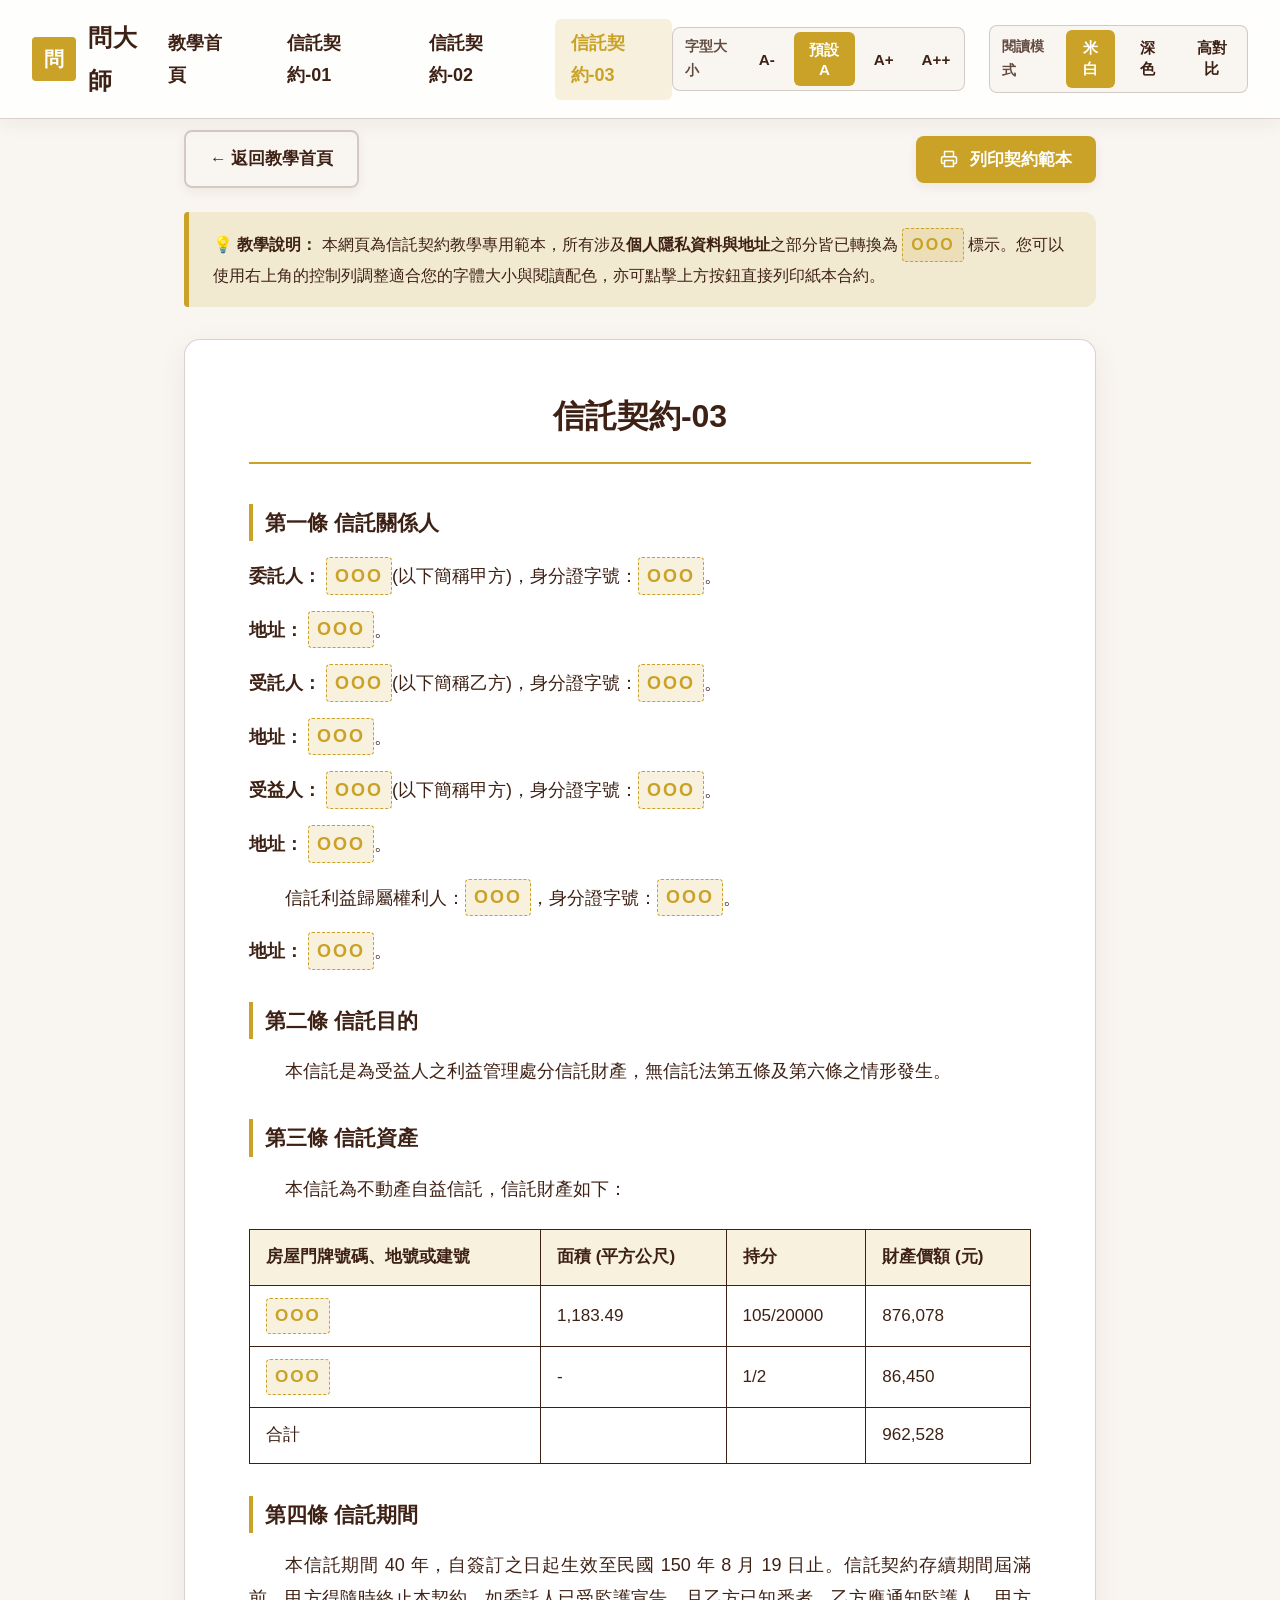
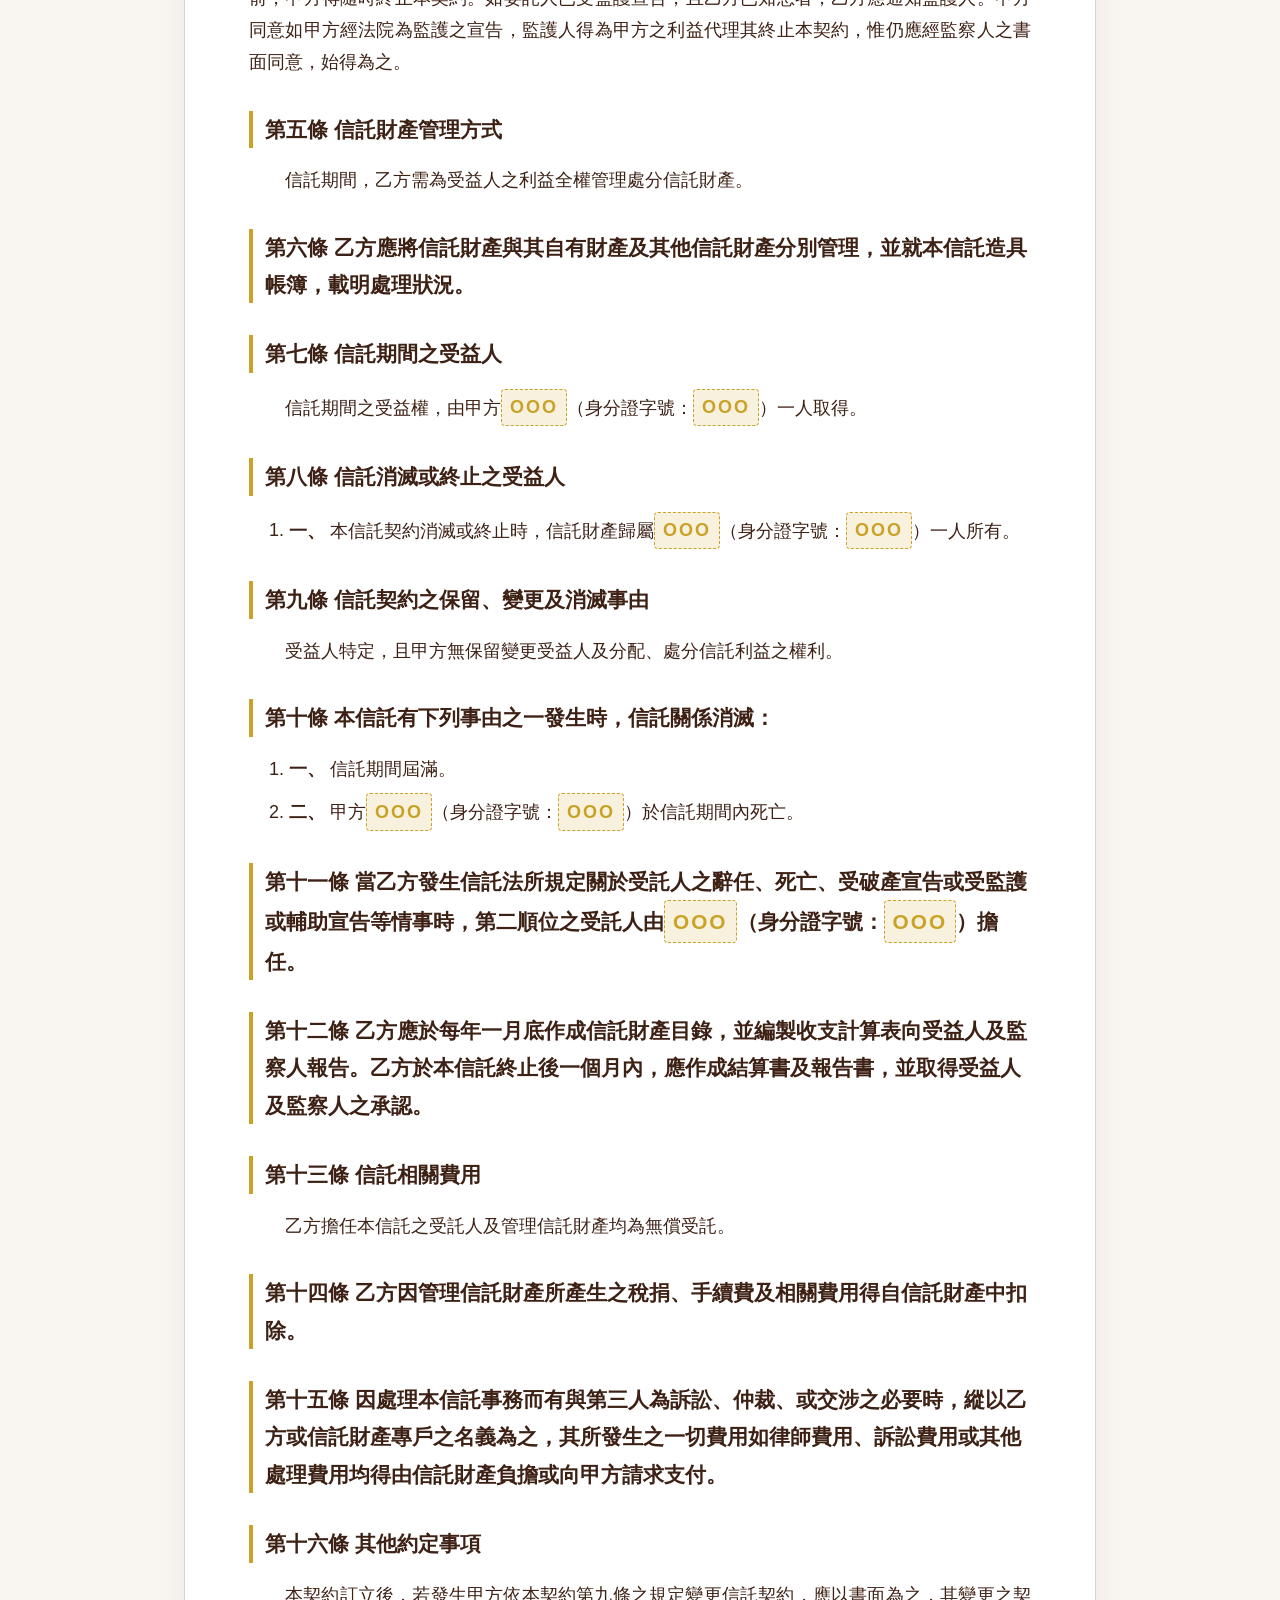
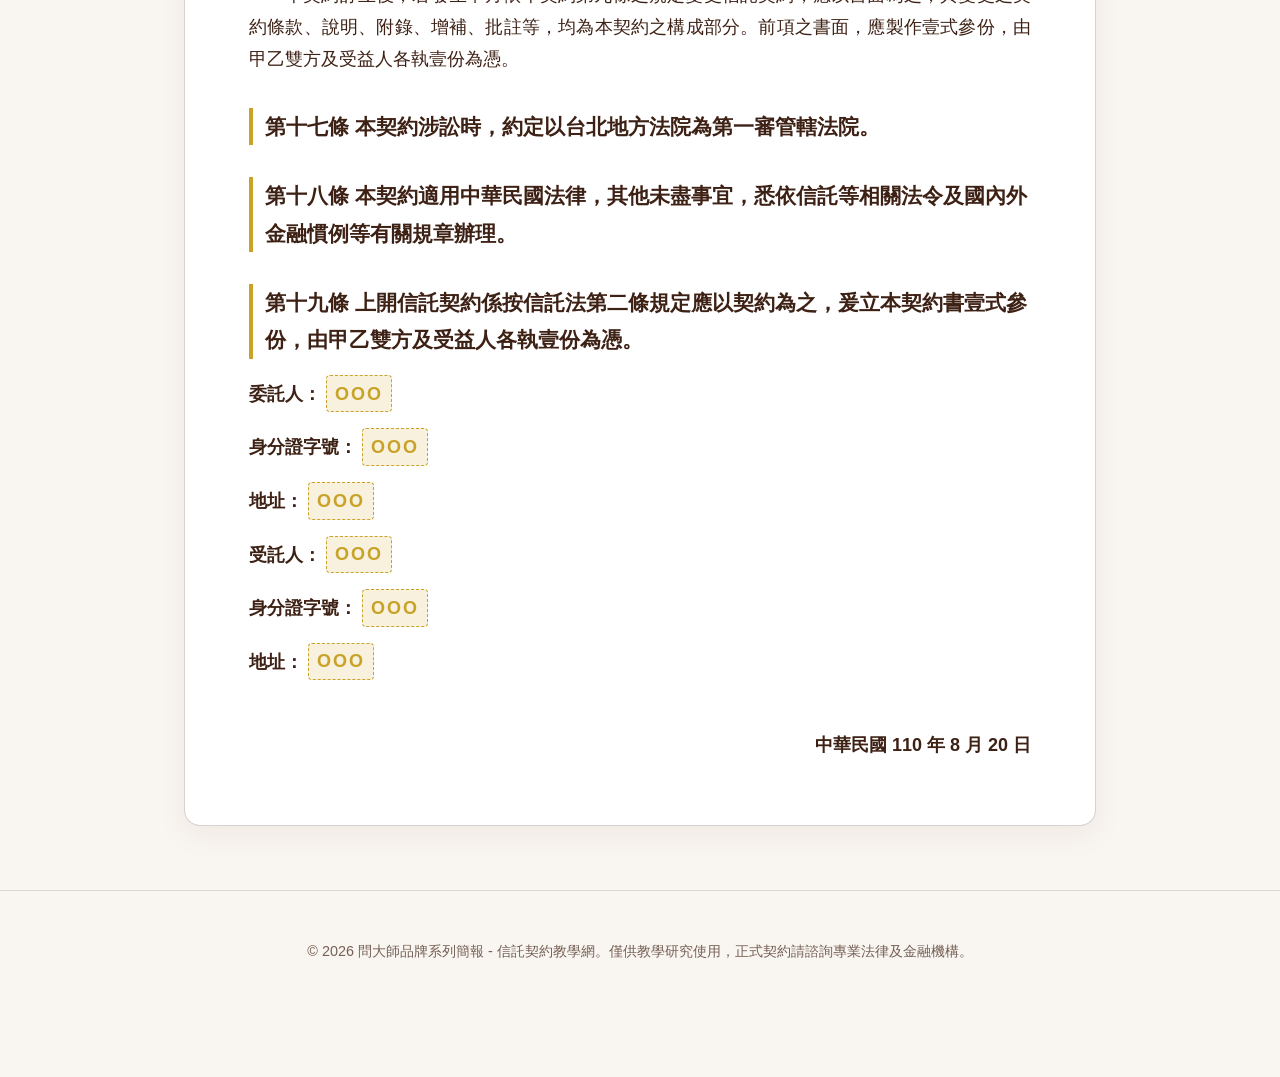
<file: 信託契約-03.html>
<!DOCTYPE html>
<html lang="zh-TW">
<head>
  <meta charset="UTF-8">
  <meta name="viewport" content="width=device-width, initial-scale=1.0">
  <title>信託契約-03 - 問大師信託契約教學網</title>
  <meta name="description" content="提供最清晰、無障礙的信託契約範本教學，專為熟齡及高齡學生設計，字型加大、對比清晰、支援列印。">
  <link rel="stylesheet" href="style.css">
</head>
<body>

  <!-- 頂部無障礙導覽列 -->
  <header class="top-bar">
    <a href="index.html" class="brand">
      <span class="brand-logo">問</span>
      <span class="brand-name">問大師</span>
    </a>
    <nav class="nav-links">
      <a href="index.html" id="nav-home" class="">教學首頁</a>
      <a href="信託契約-01.html" id="nav-c1" class="">信託契約-01</a>
      <a href="信託契約-02.html" id="nav-c2" class="">信託契約-02</a>
      <a href="信託契約-03.html" id="nav-c3" class="active">信託契約-03</a>
    </nav>
    <div class="accessibility-bar">
      <div class="control-group" id="font-controls">
        <span class="control-label">字型大小</span>
        <button class="btn-acc" id="btn-font-sm" title="小字級">A-</button>
        <button class="btn-acc" id="btn-font-md" title="預設字級">預設 A</button>
        <button class="btn-acc" id="btn-font-lg" title="大字級">A+</button>
        <button class="btn-acc" id="btn-font-xl" title="超大字級">A++</button>
      </div>
      <div class="control-group" id="theme-controls">
        <span class="control-label">閱讀模式</span>
        <button class="btn-acc" id="btn-theme-cream" title="護眼米白">米白</button>
        <button class="btn-acc" id="btn-theme-dark" title="護眼深色">深色</button>
        <button class="btn-acc" id="btn-theme-contrast" title="高對比度">高對比</button>
      </div>
    </div>
  </header>

  <main class="container">
    <div class="action-bar">
      <a href="index.html" class="btn-action btn-secondary">&larr; 返回教學首頁</a>
      <button class="btn-action" id="btn-print">
        <svg width="18" height="18" viewBox="0 0 24 24" fill="none" stroke="currentColor" stroke-width="2" stroke-linecap="round" stroke-linejoin="round" style="margin-right: 4px;"><path d="M6 9V2h12v7M6 18H4a2 2 0 0 1-2-2v-5a2 2 0 0 1 2-2h16a2 2 0 0 1 2 2v5a2 2 0 0 1-2 2h-2"/><path d="M6 14h12v8H6z"/></svg>
        列印契約範本
      </button>
    </div>

    <div class="info-alert">
      <strong>💡 教學說明：</strong> 本網頁為信託契約教學專用範本，所有涉及<strong>個人隱私資料與地址</strong>之部分皆已轉換為 <span class="redacted">OOO</span> 標示。您可以使用右上角的控制列調整適合您的字體大小與閱讀配色，亦可點擊上方按鈕直接列印紙本合約。
    </div>

    <article class="contract-paper">
      <h1 class="contract-title">信託契約-03</h1>
      <div class="contract-section"><h3>第一條 信託關係人</h3></div>
<p class="contract-p no-indent"><strong>委託人：</strong> <span class="redacted">OOO</span>(以下簡稱甲方)，身分證字號：<span class="redacted">OOO</span>。</p>
<p class="contract-p no-indent"><strong>地址：</strong> <span class="redacted">OOO</span>。</p>
<p class="contract-p no-indent"><strong>受託人：</strong> <span class="redacted">OOO</span>(以下簡稱乙方)，身分證字號：<span class="redacted">OOO</span>。</p>
<p class="contract-p no-indent"><strong>地址：</strong> <span class="redacted">OOO</span>。</p>
<p class="contract-p no-indent"><strong>受益人：</strong> <span class="redacted">OOO</span>(以下簡稱甲方)，身分證字號：<span class="redacted">OOO</span>。</p>
<p class="contract-p no-indent"><strong>地址：</strong> <span class="redacted">OOO</span>。</p>
<p class="contract-p">信託利益歸屬權利人：<span class="redacted">OOO</span>，身分證字號：<span class="redacted">OOO</span>。</p>
<p class="contract-p no-indent"><strong>地址：</strong> <span class="redacted">OOO</span>。</p>
<div class="contract-section"><h3>第二條 信託目的</h3></div>
<p class="contract-p">本信託是為受益人之利益管理處分信託財產，無信託法第五條及第六條之情形發生。</p>
<div class="contract-section"><h3>第三條 信託資產</h3></div>
<p class="contract-p">本信託為不動產自益信託，信託財產如下：</p>
<table class="contract-table">
  <tr>
    <th>房屋門牌號碼、地號或建號</th>
    <th>面積 (平方公尺)</th>
    <th>持分</th>
    <th>財產價額 (元)</th>
  </tr>
  <tr>
    <td><span class="redacted">OOO</span></td>
    <td>1,183.49</td>
    <td>105/20000</td>
    <td>876,078</td>
  </tr>
  <tr>
    <td><span class="redacted">OOO</span></td>
    <td>-</td>
    <td>1/2</td>
    <td>86,450</td>
  </tr>
  <tr>
    <td>合計</td>
    <td></td>
    <td></td>
    <td>962,528</td>
  </tr>
</table>
<div class="contract-section"><h3>第四條 信託期間</h3></div>
<p class="contract-p">本信託期間 40 年，自簽訂之日起生效至民國 150 年 8 月 19 日止。信託契約存續期間屆滿前，甲方得隨時終止本契約。如委託人已受監護宣告，且乙方已知悉者，乙方應通知監護人。甲方同意如甲方經法院為監護之宣告，監護人得為甲方之利益代理其終止本契約，惟仍應經監察人之書面同意，始得為之。</p>
<div class="contract-section"><h3>第五條 信託財產管理方式</h3></div>
<p class="contract-p">信託期間，乙方需為受益人之利益全權管理處分信託財產。</p>
<div class="contract-section"><h3>第六條 乙方應將信託財產與其自有財產及其他信託財產分別管理，並就本信託造具帳簿，載明處理狀況。</h3></div>
<div class="contract-section"><h3>第七條 信託期間之受益人</h3></div>
<p class="contract-p">信託期間之受益權，由甲方<span class="redacted">OOO</span>（身分證字號：<span class="redacted">OOO</span>）一人取得。</p>
<div class="contract-section"><h3>第八條 信託消滅或終止之受益人</h3></div>
<ol class="contract-list"><li><strong>一、</strong> 本信託契約消滅或終止時，信託財產歸屬<span class="redacted">OOO</span>（身分證字號：<span class="redacted">OOO</span>）一人所有。</li></ol>
<div class="contract-section"><h3>第九條 信託契約之保留、變更及消滅事由</h3></div>
<p class="contract-p">受益人特定，且甲方無保留變更受益人及分配、處分信託利益之權利。</p>
<div class="contract-section"><h3>第十條 本信託有下列事由之一發生時，信託關係消滅：</h3></div>
<ol class="contract-list"><li><strong>一、</strong> 信託期間屆滿。</li><li><strong>二、</strong> 甲方<span class="redacted">OOO</span>（身分證字號：<span class="redacted">OOO</span>）於信託期間內死亡。</li></ol>
<div class="contract-section"><h3>第十一條 當乙方發生信託法所規定關於受託人之辭任、死亡、受破產宣告或受監護或輔助宣告等情事時，第二順位之受託人由<span class="redacted">OOO</span>（身分證字號：<span class="redacted">OOO</span>）擔任。</h3></div>
<div class="contract-section"><h3>第十二條 乙方應於每年一月底作成信託財產目錄，並編製收支計算表向受益人及監察人報告。乙方於本信託終止後一個月內，應作成結算書及報告書，並取得受益人及監察人之承認。</h3></div>
<div class="contract-section"><h3>第十三條 信託相關費用</h3></div>
<p class="contract-p">乙方擔任本信託之受託人及管理信託財產均為無償受託。</p>
<div class="contract-section"><h3>第十四條 乙方因管理信託財產所產生之稅捐、手續費及相關費用得自信託財產中扣除。</h3></div>
<div class="contract-section"><h3>第十五條 因處理本信託事務而有與第三人為訴訟、仲裁、或交涉之必要時，縱以乙方或信託財產專戶之名義為之，其所發生之一切費用如律師費用、訴訟費用或其他處理費用均得由信託財產負擔或向甲方請求支付。</h3></div>
<div class="contract-section"><h3>第十六條 其他約定事項</h3></div>
<p class="contract-p">本契約訂立後，若發生甲方依本契約第九條之規定變更信託契約，應以書面為之，其變更之契約條款、說明、附錄、增補、批註等，均為本契約之構成部分。前項之書面，應製作壹式參份，由甲乙雙方及受益人各執壹份為憑。</p>
<div class="contract-section"><h3>第十七條 本契約涉訟時，約定以台北地方法院為第一審管轄法院。</h3></div>
<div class="contract-section"><h3>第十八條 本契約適用中華民國法律，其他未盡事宜，悉依信託等相關法令及國內外金融慣例等有關規章辦理。</h3></div>
<div class="contract-section"><h3>第十九條 上開信託契約係按信託法第二條規定應以契約為之，爰立本契約書壹式參份，由甲乙雙方及受益人各執壹份為憑。</h3></div>
<p class="contract-p no-indent"><strong>委託人：</strong> <span class="redacted">OOO</span></p>
<p class="contract-p no-indent"><strong>身分證字號：</strong> <span class="redacted">OOO</span></p>
<p class="contract-p no-indent"><strong>地址：</strong> <span class="redacted">OOO</span></p>
<p class="contract-p no-indent"><strong>受託人：</strong> <span class="redacted">OOO</span></p>
<p class="contract-p no-indent"><strong>身分證字號：</strong> <span class="redacted">OOO</span></p>
<p class="contract-p no-indent"><strong>地址：</strong> <span class="redacted">OOO</span></p>
<br><p class="contract-p no-indent" style="text-align: right; font-weight: bold;">中華民國 110 年 8 月 20 日</p>
    </article>
  </main>

  <footer>
    <p>&copy; 2026 問大師品牌系列簡報 - 信託契約教學網。僅供教學研究使用，正式契約請諮詢專業法律及金融機構。</p>
  </footer>

  <script src="script.js"></script>
</body>
</html>
</file>
<file: style.css>
/*
 * 問大師信託契約教學網 - 共用樣式表
 * 專為 50 歲以上中高齡學生設計，注重高對比度、加大字型與無障礙閱讀
 */

/* 變數定義 */
:root {
  --bg-color: #F9F5F0;          /* 問大師米白底色 */
  --text-color: #3E2115;        /* 問大師深褐文字色 */
  --accent-color: #C9A227;      /* 問大師金色 */
  --accent-light: rgba(201, 162, 39, 0.15);
  --border-color: rgba(62, 33, 21, 0.2);
  --card-bg: #FFFFFF;
  --shadow-color: rgba(62, 33, 21, 0.06);
  --button-text: #FFFFFF;
  --topbar-bg: rgba(255, 255, 255, 0.85); /* 米白模式半透明背景 */
  
  /* 預設字型大小 (18px) */
  --base-font-size: 1.125rem;
}

/* 深色模式變數 */
[data-theme="dark"] {
  --bg-color: #1F1510;          /* 深褐黑色 */
  --text-color: #F5EBE6;        /* 淺米色 */
  --accent-color: #E5B830;      /* 亮金色 */
  --accent-light: rgba(229, 184, 48, 0.2);
  --border-color: rgba(245, 235, 230, 0.2);
  --card-bg: #2C1E17;
  --shadow-color: rgba(0, 0, 0, 0.2);
  --button-text: #1F1510;
  --topbar-bg: rgba(44, 30, 23, 0.85);   /* 深色模式半透明背景 */
}

/* 高對比模式變數 */
[data-theme="high-contrast"] {
  --bg-color: #000000;          /* 純黑 */
  --text-color: #FFFFFF;        /* 純白 */
  --accent-color: #FFFF00;      /* 純黃 */
  --accent-light: rgba(255, 255, 0, 0.25);
  --border-color: #FFFFFF;
  --card-bg: #000000;
  --shadow-color: transparent;
  --button-text: #000000;
  --topbar-bg: #000000;                 /* 高對比不透明背景 */
}

/* 基本設定 */
* {
  box-sizing: border-box;
  margin: 0;
  padding: 0;
  transition: background-color 0.3s, color 0.3s, border-color 0.3s;
}

body {
  font-family: -apple-system, BlinkMacSystemFont, "Segoe UI", Roboto, "Helvetica Neue", Arial, "Microsoft JhengHei", sans-serif;
  background-color: var(--bg-color);
  color: var(--text-color);
  line-height: 1.8;
  font-size: var(--base-font-size);
  padding-top: 90px;             /* 預留空間給固定在頂部的標題列 */
  padding-bottom: 4rem;
}

/* 學生字型級別控制 */
body.font-size-sm {
  --base-font-size: 0.95rem; /* ~15px */
}
body.font-size-md {
  --base-font-size: 1.125rem; /* ~18px (預設) */
}
body.font-size-lg {
  --base-font-size: 1.375rem; /* ~22px */
}
body.font-size-xl {
  --base-font-size: 1.625rem; /* ~26px */
}

/* 網頁頂部控制列 */
.top-bar {
  background-color: var(--topbar-bg);
  backdrop-filter: blur(12px);
  -webkit-backdrop-filter: blur(12px);
  border-bottom: 1px solid var(--border-color);
  padding: 1rem 2rem;
  display: flex;
  justify-content: space-between;
  align-items: center;
  position: fixed;
  top: 0;
  left: 0;
  width: 100%;
  z-index: 100;
  box-shadow: 0 4px 20px var(--shadow-color);
  transition: transform 0.3s cubic-bezier(0.4, 0, 0.2, 1), opacity 0.3s ease-in-out;
}

/* 浮動式標題列隱藏狀態 */
.top-bar.hidden {
  transform: translateY(-100%);
  opacity: 0;
  pointer-events: none;
}

.brand {
  display: flex;
  align-items: center;
  gap: 0.75rem;
  text-decoration: none;
}

.brand-logo {
  background-color: var(--accent-color);
  color: var(--button-text);
  font-weight: bold;
  padding: 0.25rem 0.75rem;
  border-radius: 4px;
  font-size: 1.25rem;
}

.brand-name {
  color: var(--text-color);
  font-weight: 800;
  font-size: 1.5rem;
  letter-spacing: 1px;
}

.nav-links {
  display: flex;
  gap: 1.5rem;
  align-items: center;
}

.nav-links a {
  color: var(--text-color);
  text-decoration: none;
  font-weight: 600;
  padding: 0.5rem 1rem;
  border-radius: 6px;
  transition: all 0.2s;
}

.nav-links a:hover, .nav-links a.active {
  background-color: var(--accent-light);
  color: var(--accent-color);
}

/* 無障礙工具列 */
.accessibility-bar {
  display: flex;
  gap: 1.5rem;
  align-items: center;
}

.control-group {
  display: flex;
  align-items: center;
  gap: 0.5rem;
  background-color: var(--bg-color);
  padding: 0.25rem;
  border-radius: 8px;
  border: 1px solid var(--border-color);
}

.control-label {
  font-size: 0.85rem;
  padding: 0 0.5rem;
  font-weight: 600;
  opacity: 0.8;
}

.btn-acc {
  background: transparent;
  border: none;
  color: var(--text-color);
  padding: 0.5rem 0.75rem;
  font-size: 0.95rem;
  font-weight: bold;
  border-radius: 6px;
  cursor: pointer;
  transition: all 0.2s;
  min-width: 32px;
  display: inline-flex;
  justify-content: center;
  align-items: center;
}

.btn-acc:hover, .btn-acc.active {
  background-color: var(--accent-color);
  color: var(--button-text);
}

/* 網頁主容器 */
.container {
  max-width: 960px;
  margin: 2.5rem auto;
  padding: 0 1.5rem;
}

/* 首頁英雄區 */
.hero-section {
  text-align: center;
  padding: 3rem 1.5rem;
  background: linear-gradient(135deg, var(--card-bg) 0%, var(--bg-color) 100%);
  border-radius: 16px;
  border: 1px solid var(--border-color);
  margin-bottom: 3rem;
  box-shadow: 0 8px 30px var(--shadow-color);
}

.hero-section h1 {
  font-size: 2.25rem;
  margin-bottom: 1rem;
  color: var(--text-color);
  font-weight: 800;
}

.hero-section p {
  font-size: 1.2rem;
  max-width: 700px;
  margin: 0 auto 1.5rem;
  opacity: 0.85;
}

/* 契約卡片列表 */
.card-grid {
  display: grid;
  grid-template-columns: repeat(auto-fit, minmax(280px, 1fr));
  gap: 2rem;
  margin-top: 1.5rem;
}

.contract-card {
  background-color: var(--card-bg);
  border: 1px solid var(--border-color);
  border-radius: 14px;
  padding: 2rem;
  display: flex;
  flex-direction: column;
  box-shadow: 0 6px 18px var(--shadow-color);
  transition: transform 0.2s, box-shadow 0.2s;
  text-decoration: none;
  color: var(--text-color);
}

.contract-card:hover {
  transform: translateY(-4px);
  box-shadow: 0 12px 28px rgba(62, 33, 21, 0.12);
  border-color: var(--accent-color);
}

.card-tag {
  background-color: var(--accent-light);
  color: var(--accent-color);
  padding: 0.25rem 0.75rem;
  border-radius: 4px;
  font-weight: bold;
  font-size: 0.85rem;
  align-self: flex-start;
  margin-bottom: 1rem;
}

.contract-card h2 {
  font-size: 1.5rem;
  margin-bottom: 0.75rem;
  font-weight: 700;
}

.contract-card p {
  font-size: 1rem;
  opacity: 0.8;
  margin-bottom: 1.5rem;
  flex-grow: 1;
}

.card-link {
  color: var(--accent-color);
  font-weight: bold;
  display: flex;
  align-items: center;
  gap: 0.5rem;
  margin-top: auto;
}

/* 契約內容區 */
.contract-paper {
  background-color: var(--card-bg);
  border: 1px solid var(--border-color);
  border-radius: 16px;
  padding: 3rem 4rem;
  box-shadow: 0 8px 32px var(--shadow-color);
  margin-top: 2rem;
}

.contract-title {
  text-align: center;
  font-size: 2rem;
  margin-bottom: 2.5rem;
  color: var(--text-color);
  border-bottom: 2px solid var(--accent-color);
  padding-bottom: 1rem;
  font-weight: 800;
}

.contract-section {
  margin-top: 2rem;
}

.contract-section h3 {
  font-size: 1.3rem;
  margin-bottom: 1rem;
  color: var(--text-color);
  border-left: 4px solid var(--accent-color);
  padding-left: 0.75rem;
  font-weight: 700;
}

.contract-p {
  margin-bottom: 1rem;
  text-indent: 2em;
  text-align: justify;
}

.contract-p.no-indent {
  text-indent: 0;
}

.contract-list {
  margin-left: 2.5rem;
  margin-bottom: 1rem;
}

.contract-list li {
  margin-bottom: 0.5rem;
  text-align: justify;
}

/* 個資去識別化標示 */
.redacted {
  background-color: var(--accent-light);
  border: 1px dashed var(--accent-color);
  color: var(--accent-color);
  padding: 0.1rem 0.5rem;
  border-radius: 4px;
  font-weight: bold;
  letter-spacing: 2px;
  display: inline-block;
  text-indent: 0 !important;
}

/* 契約表格 */
.contract-table {
  width: 100%;
  border-collapse: collapse;
  margin: 1.5rem 0;
  font-size: 0.95em;
}

.contract-table th, .contract-table td {
  border: 1px solid var(--text-color);
  padding: 0.75rem 1rem;
  text-align: left;
}

.contract-table th {
  background-color: var(--accent-light);
  font-weight: bold;
}

/* 列印及操作按鈕 */
.action-bar {
  display: flex;
  justify-content: space-between;
  align-items: center;
  margin-bottom: 1.5rem;
}

.btn-action {
  background-color: var(--accent-color);
  color: var(--button-text);
  border: none;
  padding: 0.75rem 1.5rem;
  border-radius: 8px;
  font-weight: bold;
  font-size: 1.05rem;
  cursor: pointer;
  display: inline-flex;
  align-items: center;
  gap: 0.5rem;
  text-decoration: none;
  box-shadow: 0 4px 12px var(--shadow-color);
  transition: all 0.2s;
}

.btn-action:hover {
  transform: translateY(-2px);
  box-shadow: 0 6px 16px rgba(201, 162, 39, 0.3);
  opacity: 0.9;
}

.btn-secondary {
  background-color: transparent;
  color: var(--text-color);
  border: 2px solid var(--border-color);
}

.btn-secondary:hover {
  background-color: var(--accent-light);
  border-color: var(--accent-color);
  color: var(--accent-color);
}

/* 提示卡片 */
.info-alert {
  background-color: var(--accent-light);
  border-left: 5px solid var(--accent-color);
  padding: 1rem 1.5rem;
  border-radius: 4px 12px 12px 4px;
  margin-bottom: 2rem;
  font-size: 1rem;
}

/* 頁尾 */
footer {
  text-align: center;
  padding: 3rem 1.5rem;
  font-size: 0.9rem;
  opacity: 0.7;
  border-top: 1px solid var(--border-color);
  margin-top: 4rem;
}

/* RWD 響應式調整 */
@media (max-width: 768px) {
  body {
    padding-top: 195px;          /* 手機版標題列折行，增加頂部間距 */
  }
  .top-bar {
    flex-direction: column;
    gap: 1rem;
    padding: 1rem;
  }
  .nav-links {
    flex-wrap: wrap;
    justify-content: center;
  }
  .contract-paper {
    padding: 2rem;
  }
  .accessibility-bar {
    flex-direction: column;
    width: 100%;
    gap: 0.75rem;
  }
  .control-group {
    width: 100%;
    justify-content: space-between;
  }
}

/* 列印專用樣式 */
@media print {
  body {
    background-color: #FFFFFF !important;
    color: #000000 !important;
    font-size: 12pt !important;
  }
  
  .top-bar, .accessibility-bar, .action-bar, footer, .info-alert {
    display: none !important;
  }
  
  .container {
    max-width: 100% !important;
    margin: 0 !important;
    padding: 0 !important;
  }
  
  .contract-paper {
    border: none !important;
    box-shadow: none !important;
    padding: 0 !important;
    background-color: transparent !important;
  }
  
  .contract-title {
    border-bottom: 2px solid #000000 !important;
    color: #000000 !important;
  }
  
  .redacted {
    background-color: transparent !important;
    border: 1px solid #000000 !important;
    color: #000000 !important;
  }
  
  .contract-table th {
    background-color: #F0F0F0 !important;
    color: #000000 !important;
  }
  
  .contract-table th, .contract-table td {
    border: 1px solid #000000 !important;
  }
}
</file>
